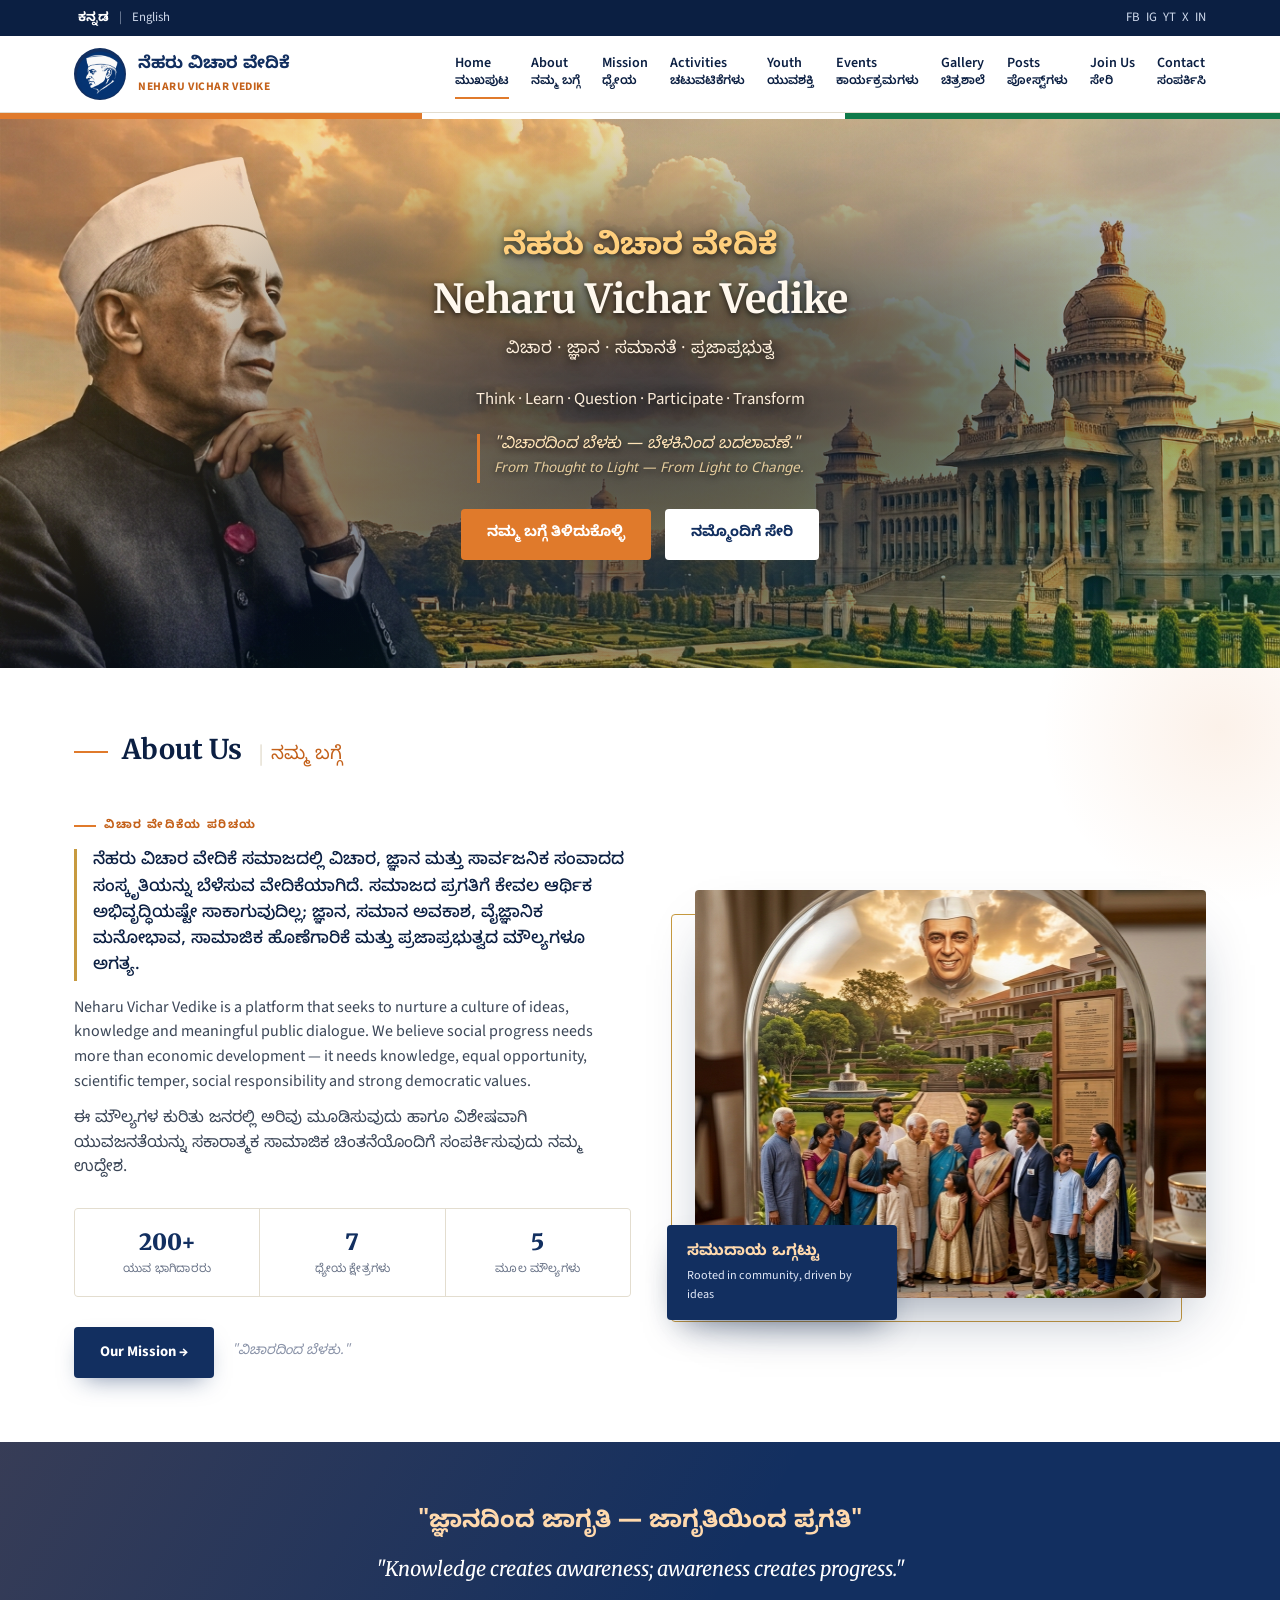
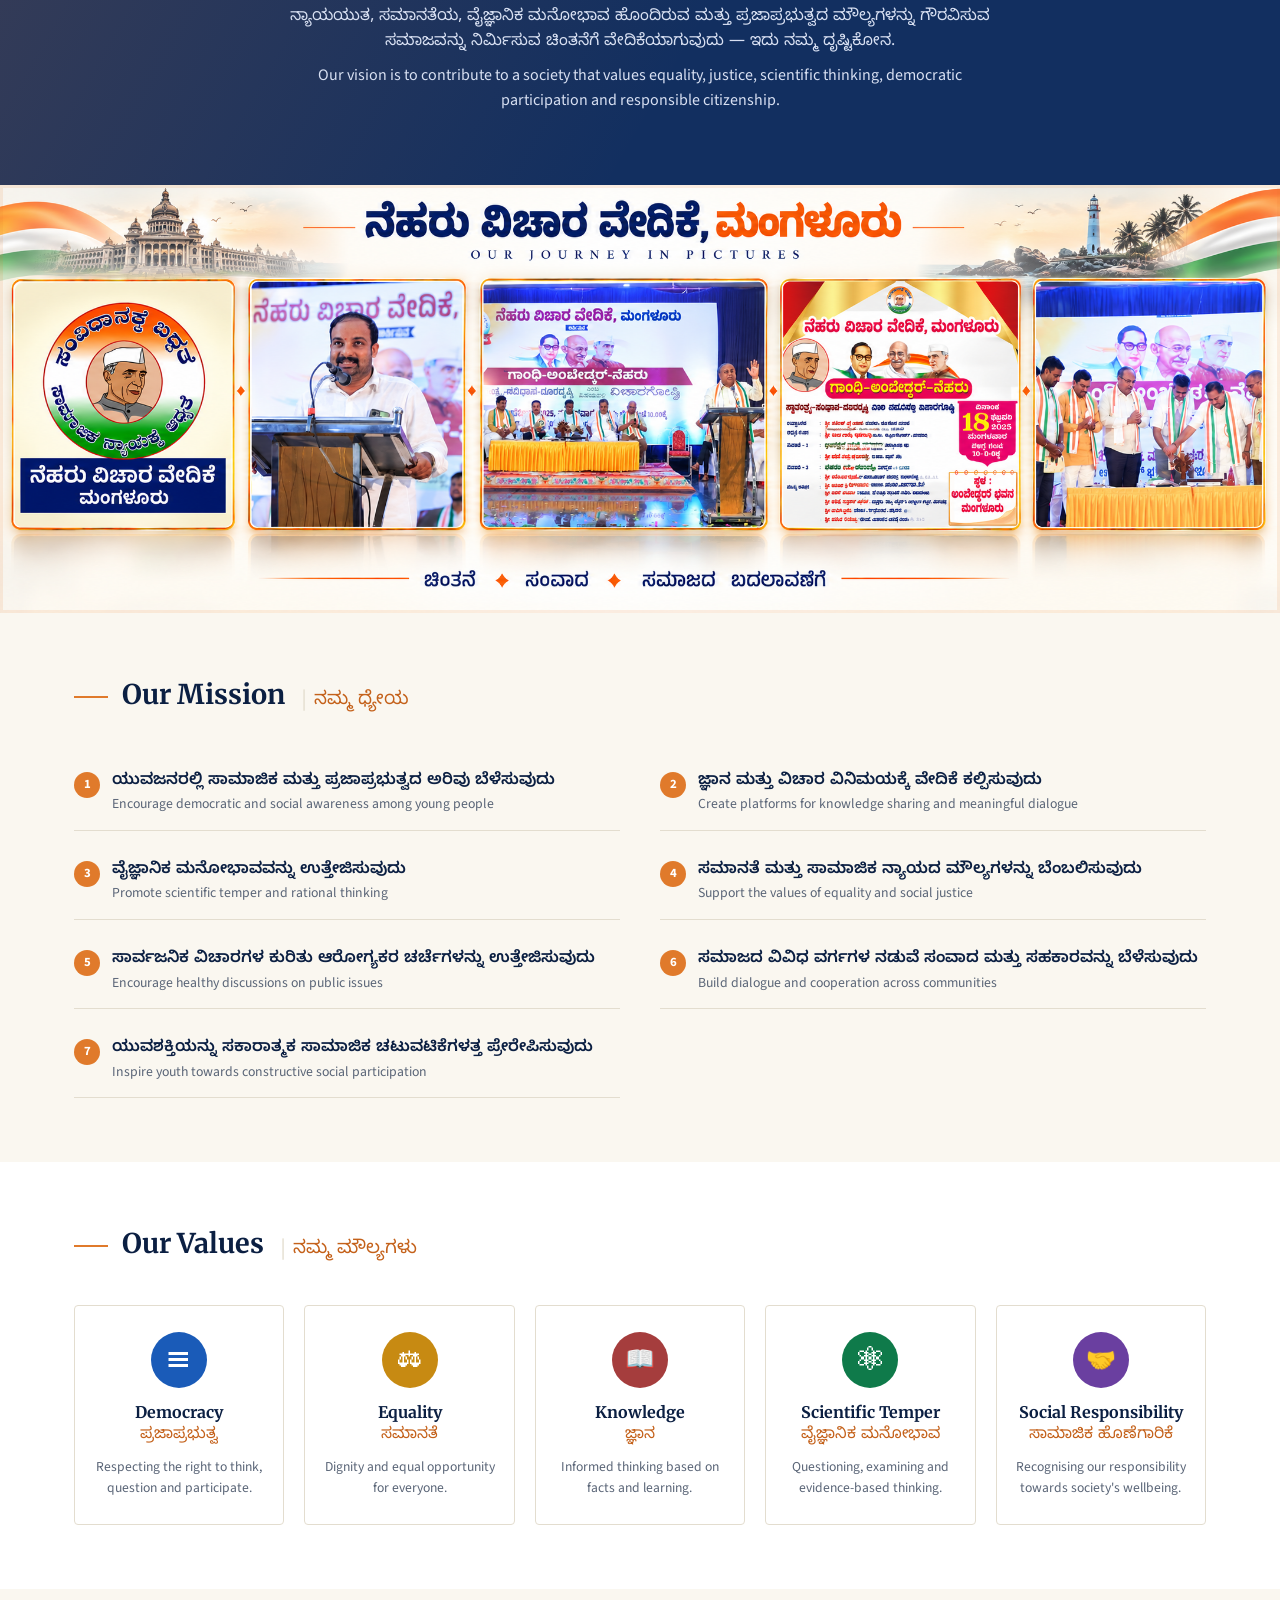
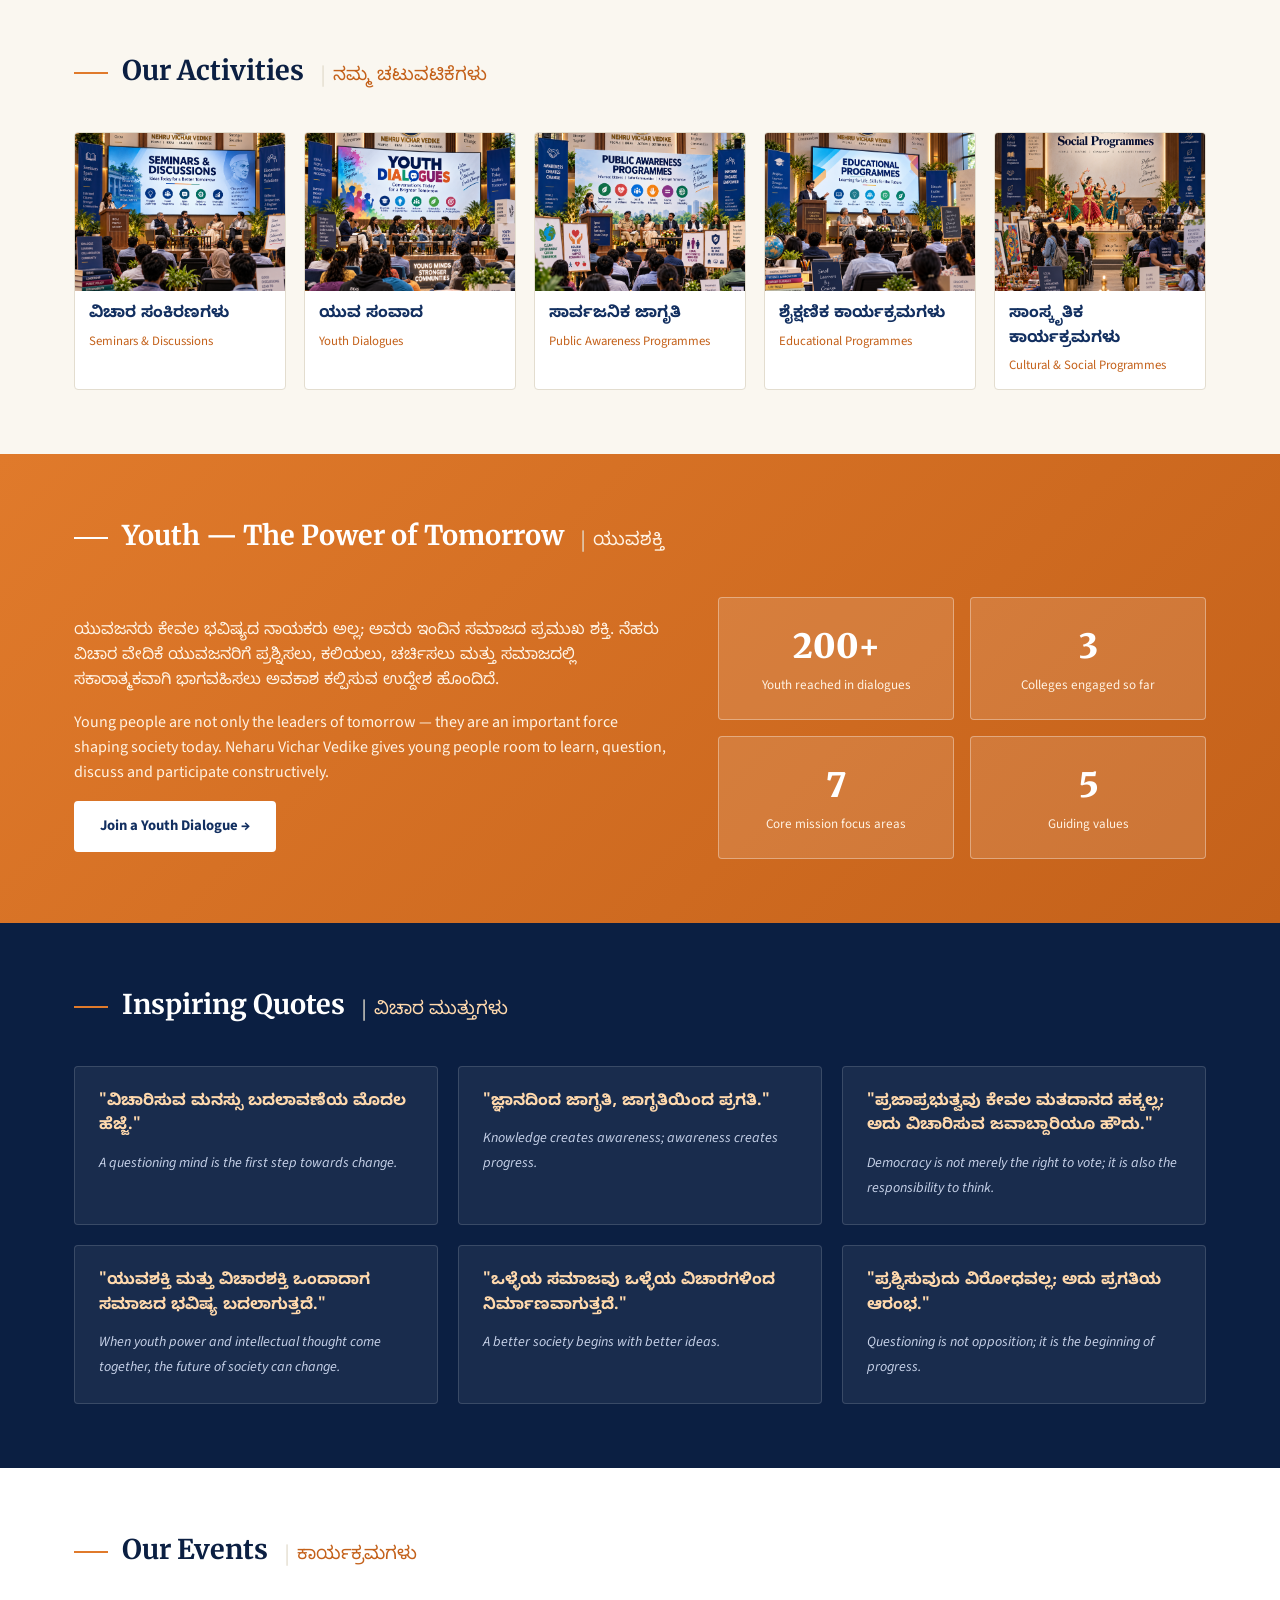
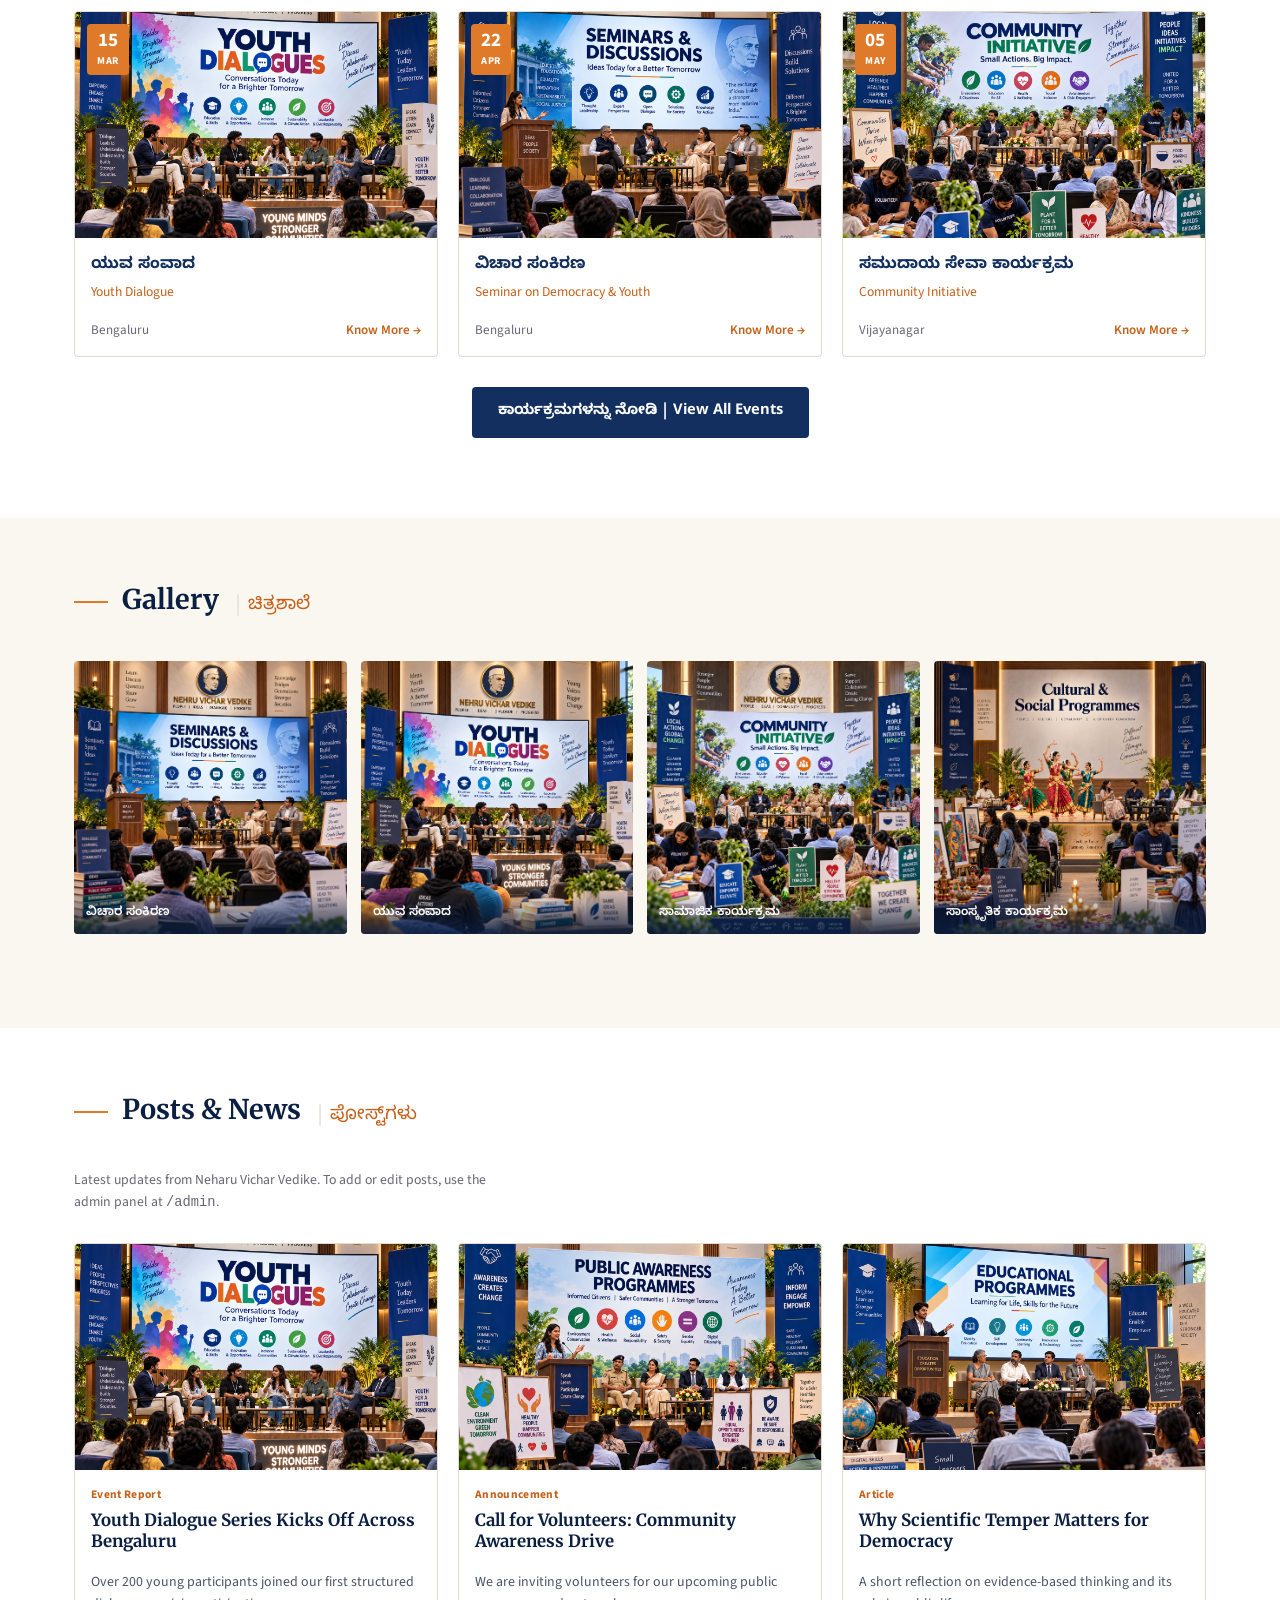
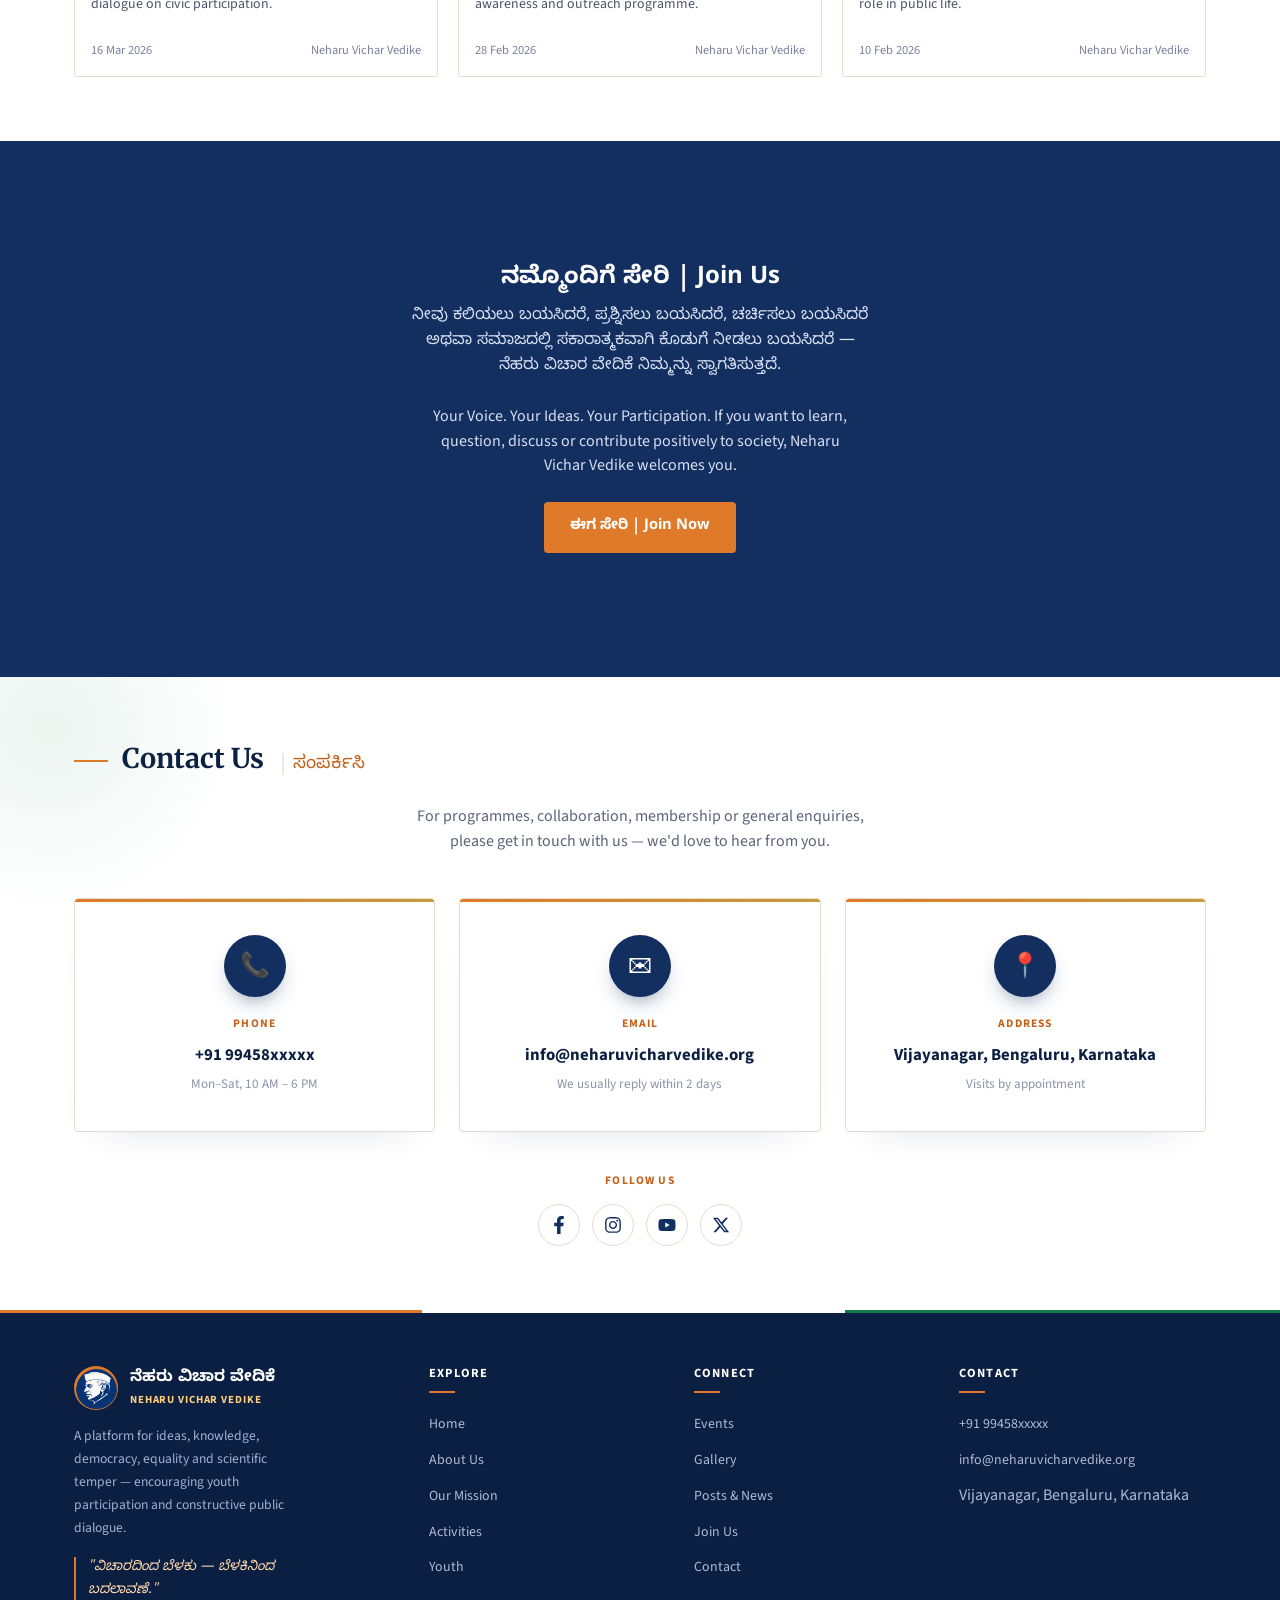
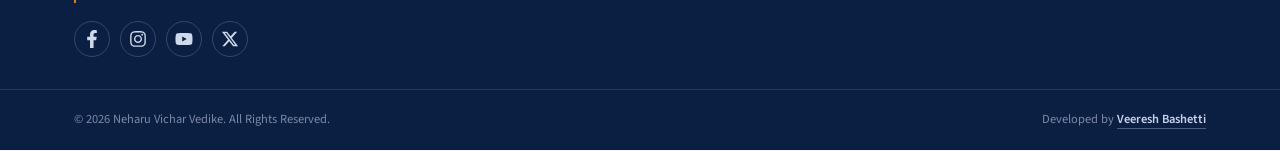
<file: index.html>
<!DOCTYPE html>
<html lang="kn">
  <head>
    <meta charset="UTF-8" />
    <meta name="viewport" content="width=device-width, initial-scale=1.0" />
    <title>Neharu Vichar Vedike | ನೆಹರು ವಿಚಾರ ವೇದಿಕೆ — Ideas, Democracy &amp; Youth Forum, Bengaluru</title>
    <meta
      name="description"
      content="Neharu Vichar Vedike (ನೆಹರು ವಿಚಾರ ವೇದಿಕೆ) is a Bengaluru-based platform for ideas, knowledge, democracy, equality and scientific temper — hosting seminars, youth dialogues and public awareness programmes across Karnataka."
    />
    <meta name="keywords" content="Neharu Vichar Vedike, ನೆಹರು ವಿಚಾರ ವೇದಿಕೆ, Nehru ideas forum, democracy forum Bengaluru, scientific temper Karnataka, youth dialogues Bengaluru, public awareness programmes, Kannada discussion forum" />
    <meta name="robots" content="index, follow, max-image-preview:large" />
    <meta name="author" content="Neharu Vichar Vedike" />
    <link rel="canonical" href="https://www.neharuvicharvedike.org/" />

    <!-- Open Graph / Facebook -->
    <meta property="og:type" content="website" />
    <meta property="og:site_name" content="Neharu Vichar Vedike" />
    <meta property="og:url" content="https://www.neharuvicharvedike.org/" />
    <meta property="og:title" content="Neharu Vichar Vedike | ನೆಹರು ವಿಚಾರ ವೇದಿಕೆ" />
    <meta
      property="og:description"
      content="A Bengaluru-based platform for ideas, knowledge, democracy, equality and scientific temper — encouraging youth participation and constructive public dialogue."
    />
    <meta property="og:image" content="https://www.neharuvicharvedike.org/uploads/about.png" />
    <meta property="og:image:alt" content="Neharu Vichar Vedike community gathering" />
    <meta property="og:locale" content="kn_IN" />
    <meta property="og:locale:alternate" content="en_IN" />

    <!-- Twitter -->
    <meta name="twitter:card" content="summary_large_image" />
    <meta name="twitter:title" content="Neharu Vichar Vedike | ನೆಹರು ವಿಚಾರ ವೇದಿಕೆ" />
    <meta
      name="twitter:description"
      content="A platform for ideas, knowledge, democracy, equality and scientific temper — encouraging youth participation and constructive public dialogue."
    />
    <meta name="twitter:image" content="https://www.neharuvicharvedike.org/uploads/about.png" />

    <link rel="icon" type="image/jpeg" href="uploads/nehru.jpg" />
    <link rel="apple-touch-icon" href="uploads/nehru.jpg" />

    <link rel="preconnect" href="https://fonts.googleapis.com" />
    <link rel="preconnect" href="https://fonts.gstatic.com" crossorigin />
    <link
      href="https://fonts.googleapis.com/css2?family=Noto+Sans+Kannada:wght@400;500;600;700;800&family=Merriweather:ital,wght@0,400;0,700;0,900;1,400&family=Source+Sans+3:wght@400;500;600;700&display=swap"
      rel="stylesheet"
    />
    <style>
      body {
        overflow-x: hidden;
      }

      :root {
        --navy: #122f60;
        --navy-dark: #0b1f42;
        --cream: #faf7f0;
        --saffron: #e07a2b;
        --saffron-dark: #c4611a;
        --green: #0f7a4a;
        --gold: #c79a3f;
        --ink: #1c2430;
        --line: #e3ddcf;
        --white: #ffffff;
        --radius: 4px;
      }
      * {
        box-sizing: border-box;
      }
      html {
        scroll-behavior: smooth;
        scroll-padding-top: 25px;
      }
      body {
        margin: 0;
        font-family: "Source Sans 3", "Noto Sans Kannada", sans-serif;
        color: var(--ink);
        background: var(--cream);
        line-height: 1.55;
      }
      h1,
      h2,
      h3,
      h4 {
        font-family: "Merriweather", "Noto Sans Kannada", serif;
        margin: 0 0 0.4em;
        line-height: 1.25;
        color: var(--navy-dark);
      }
      .kn {
        font-family: "Noto Sans Kannada", "Merriweather", serif;
      }
      a {
        color: inherit;
        text-decoration: none;
      }
      img {
        max-width: 100%;
        display: block;
      }
      .wrap {
        max-width: 1180px;
        margin: 0 auto;
        padding: 0 24px;
      }
      button {
        font-family: inherit;
        cursor: pointer;
      }
      :focus-visible {
        outline: 3px solid var(--saffron);
        outline-offset: 2px;
      }
      .skip-link {
        position: absolute;
        left: -9999px;
        top: 0;
        z-index: 1100;
        background: var(--navy);
        color: #fff;
        padding: 10px 18px;
        border-radius: 0 0 var(--radius) 0;
        font-weight: 700;
        font-size: 0.85rem;
      }
      .skip-link:focus {
        left: 0;
      }

      /* ---------- Topbar ---------- */
      .topbar {
        background: var(--navy-dark);
        color: #cfd9ec;
        font-size: 0.8rem;
      }
      .topbar .wrap {
        display: flex;
        justify-content: space-between;
        align-items: center;
        padding: 6px 24px;
        flex-wrap: wrap;
        gap: 6px;
      }
      .topbar .lang span {
        opacity: 0.6;
        margin: 0 6px;
      }
      .topbar .lang button {
        background: none;
        border: 0;
        color: inherit;
        font-size: 0.8rem;
        padding: 2px 4px;
      }
      .topbar .lang button.active {
        color: var(--white);
        font-weight: 700;
      }
      .topbar .social a {
        margin-left: 12px;
        opacity: 0.85;
        font-size: 0.9rem;
      }

      /* ---------- Header ---------- */
      header.site {
        background: var(--white);
        border-bottom: 1px solid var(--line);
        position: sticky;
        top: 0;
        z-index: 999;
        width: 100%;
        transition: box-shadow 0.2s ease;
      }
      header.site.is-scrolled {
        box-shadow: 0 8px 20px -14px rgba(11, 31, 66, 0.35);
      }
      .site-header-inner {
        display: flex;
        align-items: center;
        justify-content: space-between;
        padding: 12px 24px;
        max-width: 1180px;
        margin: 0 auto;
        gap: 20px;
      }
      .brand {
        display: flex;
        align-items: center;
        gap: 12px;
        min-width: 0;
      }
      .brand .mark {
        width: 52px;
        height: 52px;
        border-radius: 50%;
        background: var(--navy);
        color: var(--white);
        display: flex;
        align-items: center;
        justify-content: center;
        font-family: "Noto Sans Kannada", "Merriweather", serif;
        font-weight: 900;
        font-size: 1.3rem;
        flex-shrink: 0;
        overflow: hidden;
      }
      .brand .mark img {
        width: 100%;
        height: 100%;
        object-fit: cover;
        object-position: center;
      }
      .brand .mark img.flip {
        transform: scaleX(-1);
      }
      .brand .names {
        display: flex;
        flex-direction: column;
        justify-content: center;
        line-height: 1.5;
        min-width: 0;
      }
      .brand .names .kn-name {
        color: var(--navy);
        font-weight: 700;
        font-size: 1.05rem;
        font-family: "Noto Sans Kannada", sans-serif;
        white-space: nowrap;
        overflow-x: hidden;
        overflow-y: visible;
        text-overflow: ellipsis;
      }
      .brand .names .en-name {
        color: var(--saffron-dark);
        font-weight: 700;
        font-size: 0.72rem;
        letter-spacing: 0.05em;
        white-space: nowrap;
        overflow-x: hidden;
        overflow-y: visible;
        text-overflow: ellipsis;
      }
      nav.main {
        display: flex;
        gap: 22px;
        flex-wrap: wrap;
      }
      nav.main a {
        font-size: 0.88rem;
        font-weight: 600;
        color: var(--navy-dark);
        padding: 4px 0;
        border-bottom: 2px solid transparent;
      }
      nav.main a:hover,
      nav.main a.active {
        border-color: var(--saffron);
      }
      nav.main a .kn {
        display: block;
        font-size: 0.76rem;
      }
      .nav-toggle {
        display: none;
        background: none;
        border: 1px solid var(--line);
        border-radius: var(--radius);
        padding: 8px 10px;
        font-size: 1.1rem;
        flex-shrink: 0;
      }

      /* ---------- Hero ---------- */
      .hero {
        position: relative;
        color: var(--white);
        overflow: hidden;
        background-color: var(--navy);
        aspect-ratio: 21/9;
        min-height: 480px;
        display: flex;
        align-items: center;
        text-align: center;
      }
      .hero::before {
        content: "";
        position: absolute;
        inset: 0;
        z-index: 0;
        background-image: url("uploads/header_img.png");
        background-size: cover;
        background-position: center 22%;
        background-repeat: no-repeat;
        filter: saturate(1.4) brightness(1.12) contrast(1.05);
      }
      .hero::after {
        content: "";
        position: absolute;
        inset: 0;
        z-index: 1;
        background: radial-gradient(
            ellipse 62% 72% at 50% 54%,
            rgba(6, 14, 32, 0.62) 0%,
            rgba(6, 14, 32, 0.38) 42%,
            rgba(6, 14, 32, 0.08) 68%,
            transparent 82%
          ),
          linear-gradient(
            155deg,
            rgba(224, 122, 43, 0.4) 0%,
            rgba(199, 154, 63, 0.24) 30%,
            rgba(11, 31, 66, 0.32) 55%,
            rgba(15, 122, 74, 0.36) 100%
          );
      }
      .hero-inner {
        max-width: 800px;
        margin: 0 auto;
        padding: 56px 24px;
        position: relative;
        z-index: 2;
        width: 100%;
        display: flex;
        flex-direction: column;
        align-items: center;
      }
      .hero-inner > div {
        width: 100%;
      }
      .hero .kn-tag,
      .hero h1,
      .hero .sub,
      .hero .quote {
        position: relative;
        z-index: 2;
        overflow-wrap: break-word;
        word-break: break-word;
        max-width: 100%;
      }

      .hero-strip {
        height: 6px;
        width: 100%;
        background: linear-gradient(
          90deg,
          var(--saffron) 0 33%,
          var(--white) 33% 66%,
          var(--green) 66% 100%
        );
      }
      .hero h1 {
        color: #fff8ee;
        font-size: clamp(1.5rem, 5vw, 2.5rem);
        margin-bottom: 0.15em;
        text-shadow: 0 2px 6px rgba(0, 0, 0, 0.75),
          0 10px 30px rgba(0, 0, 0, 0.55);
      }
      .hero .kn-tag {
        font-family: "Noto Sans Kannada", serif;
        font-weight: 700;
        font-size: clamp(1.15rem, 4vw, 1.9rem);
        color: #ffcf7d;
        text-shadow: 0 2px 6px rgba(0, 0, 0, 0.7), 0 8px 24px rgba(0, 0, 0, 0.5);
      }
      .hero .sub {
        font-size: clamp(0.9rem, 2.6vw, 1.05rem);
        color: #fdeedb;
        margin: 14px auto 22px;
        max-width: min(52ch, 90%);
        text-shadow: 0 2px 8px rgba(0, 0, 0, 0.7), 0 6px 18px rgba(0, 0, 0, 0.5);
      }
      .hero .quote {
        font-style: italic;
        color: #ffe4b8;
        border-left: 3px solid var(--saffron);
        padding-left: 14px;
        margin: 0 auto 26px;
        text-align: left;
        display: inline-block;
        max-width: 90%;
        font-size: clamp(0.85rem, 2.4vw, 1rem);
        text-shadow: 0 2px 6px rgba(0, 0, 0, 0.7);
      }
      .hero .cta-row {
        display: flex;
        gap: 14px;
        flex-wrap: wrap;
        justify-content: center;
      }
      .btn {
        display: inline-block;
        padding: 12px 24px;
        border-radius: var(--radius);
        font-weight: 700;
        font-size: 0.92rem;
        border: 2px solid transparent;
        transition: transform 0.15s ease;
      }
      .btn:hover {
        transform: translateY(-2px);
      }
      .btn-primary {
        background: var(--saffron);
        color: var(--white);
      }
      .btn-primary:hover {
        background: var(--saffron-dark);
      }
      .btn-outline {
        background: var(--white);
        border-color: var(--white);
        color: var(--navy);
      }
      .btn-outline:hover {
        background: transparent;
        color: var(--white);
      }

      /* ---------- Section shell ---------- */
      section {
        padding: 64px 0;
        scroll-margin-top: 25px;
      }
      .section-head {
        display: flex;
        align-items: baseline;
        gap: 14px;
        margin-bottom: 34px;
        flex-wrap: wrap;
      }
      .section-head .num {
        width: 34px;
        height: 2px;
        background: var(--saffron);
        display: inline-block;
        transform: translateY(-6px);
      }
      .section-head h2 {
        font-size: 1.7rem;
      }
      .section-head .kn {
        color: var(--saffron-dark);
        font-size: 1.15rem;
      }
      .section-head .kn::before {
        content: "| ";
        color: var(--line);
      }
      .section-alt {
        background: var(--white);
      }

      /* ---------- About (premium) ---------- */
      #about {
        position: relative;
        overflow: hidden;
      }
      #about::before {
        content: "";
        position: absolute;
        top: -120px;
        right: -120px;
        width: 360px;
        height: 360px;
        background: radial-gradient(
          circle,
          rgba(224, 122, 43, 0.1),
          transparent 70%
        );
        pointer-events: none;
      }
      .about-eyebrow {
        display: inline-flex;
        align-items: center;
        gap: 8px;
        font-size: 0.72rem;
        font-weight: 700;
        letter-spacing: 0.14em;
        text-transform: uppercase;
        color: var(--saffron-dark);
        margin-bottom: 14px;
      }
      .about-eyebrow::before {
        content: "";
        width: 22px;
        height: 2px;
        background: var(--saffron);
        display: inline-block;
      }
      .about-grid {
        display: grid;
        grid-template-columns: 1.05fr 0.95fr;
        gap: 56px;
        align-items: center;
        position: relative;
      }
      .about-grid p {
        margin: 0 0 14px;
        color: #3b4657;
      }
      .about-grid .about-text {
        padding-right: 8px;
      }
      .about-grid .about-text p:first-of-type {
        font-size: 1.06rem;
        color: var(--navy-dark);
        font-weight: 500;
        padding-left: 16px;
        border-left: 3px solid var(--gold);
      }
      .about-facts {
        display: grid;
        grid-template-columns: repeat(3, 1fr);
        gap: 1px;
        background: var(--line);
        border: 1px solid var(--line);
        border-radius: var(--radius);
        margin: 26px 0 30px;
        overflow: hidden;
      }
      .about-facts .fact {
        background: var(--white);
        padding: 16px 14px;
        text-align: center;
      }
      .about-facts .fact .n {
        display: block;
        font-family: "Merriweather", serif;
        font-weight: 900;
        font-size: 1.4rem;
        color: var(--navy);
      }
      .about-facts .fact .l {
        display: block;
        font-size: 0.72rem;
        color: #6a7488;
        margin-top: 2px;
        letter-spacing: 0.02em;
      }
      .about-cta {
        display: flex;
        align-items: center;
        gap: 18px;
        flex-wrap: wrap;
      }
      .about-cta .btn-primary {
        background: var(--navy);
        box-shadow: 0 10px 24px -10px rgba(18, 47, 96, 0.55);
      }
      .about-cta .btn-primary:hover {
        background: var(--navy-dark);
      }
      .about-cta .signature {
        font-style: italic;
        color: #8a93a8;
        font-size: 0.85rem;
      }

      .about-img-wrap {
        position: relative;
      }
      .about-img-wrap::before {
        content: "";
        position: absolute;
        top: 24px;
        left: -24px;
        right: 24px;
        bottom: -24px;
        border: 1.5px solid var(--gold);
        border-radius: var(--radius);
        z-index: 0;
      }
      .about-img-wrap .frame {
        position: relative;
        z-index: 1;
        border-radius: var(--radius);
        overflow: hidden;
        box-shadow: 0 30px 60px -24px rgba(11, 31, 66, 0.45);
        aspect-ratio: 5/4;
      }
      .about-img-wrap .frame img {
        width: 100%;
        height: 100%;
        object-fit: cover;
        display: block;
      }
      .about-img-wrap .badge {
        position: absolute;
        z-index: 2;
        left: -28px;
        bottom: -22px;
        background: var(--navy);
        color: #fff;
        border-radius: var(--radius);
        padding: 16px 20px;
        box-shadow: 0 16px 34px -14px rgba(11, 31, 66, 0.6);
        max-width: 230px;
      }
      .about-img-wrap .badge .kn {
        display: block;
        font-weight: 700;
        font-size: 0.98rem;
        color: #ffd9ad;
        margin-bottom: 2px;
      }
      .about-img-wrap .badge .en {
        display: block;
        font-size: 0.76rem;
        color: #dfe6f6;
      }

      /* ---------- Vision banner ---------- */
      .vision {
        background: var(--navy);
        color: #fff;
        position: relative;
        overflow: hidden;
      }
      .vision::before {
        content: "";
        position: absolute;
        inset: 0;
        background: linear-gradient(
          120deg,
          rgba(224, 122, 43, 0.18),
          transparent 55%
        );
      }
      .vision .wrap {
        position: relative;
        text-align: center;
        max-width: 760px;
      }
      .vision .lead-kn {
        font-family: "Noto Sans Kannada", serif;
        font-weight: 700;
        font-size: 1.5rem;
        color: #ffd9ad;
        margin-bottom: 10px;
      }
      .vision .lead-en {
        font-family: "Merriweather", serif;
        font-style: italic;
        font-size: 1.25rem;
        color: #fff;
        margin-bottom: 22px;
      }
      .vision p {
        color: #d8e0f2;
        margin: 0 0 8px;
      }

      /* ---------- Middle Image ---------- */
      .middle-image-section {
        padding: 0;
        background: var(--cream);
        width: 100%;
      }

      .middle-image-section .wrap {
        max-width: none;
        width: 100%;
        padding-left: 0;
        padding-right: 0;
      }

      .middle-image-frame {
        position: relative;
        overflow: hidden;
        width: 100%;
        border: 0;
        border-radius: 0;
        background: var(--white);
        box-shadow: none;
      }

      .middle-image-frame::before {
        content: "";
        position: absolute;
        inset: 0;
        pointer-events: none;
        border: 3px solid rgba(224, 122, 43, 0.12);
        border-radius: inherit;
        z-index: 1;
      }

      .middle-image-frame img {
        display: block;
        width: 100%;
        height: auto;
        max-height: none;
        object-fit: cover;
      }

      @media (max-width: 600px) {
        .middle-image-section {
          padding: 24px 0;
        }

        .middle-image-frame {
          border-radius: 0;
        }

        .middle-image-frame img {
          max-height: none;
        }
      }

      /* ---------- Mission ---------- */
      .mission-list {
        display: grid;
        grid-template-columns: 1fr 1fr;
        gap: 14px 40px;
        list-style: none;
        margin: 0;
        padding: 0;
      }
      .mission-list li {
        display: flex;
        gap: 12px;
        padding: 14px 0;
        border-bottom: 1px solid var(--line);
      }
      .mission-list li .bullet {
        flex-shrink: 0;
        width: 26px;
        height: 26px;
        border-radius: 50%;
        background: var(--saffron);
        color: #fff;
        display: flex;
        align-items: center;
        justify-content: center;
        font-size: 0.8rem;
        font-weight: 700;
        margin-top: 2px;
      }
      .mission-list li .txt .kn {
        display: block;
        font-weight: 600;
        color: var(--navy-dark);
      }
      .mission-list li .txt .en {
        display: block;
        font-size: 0.86rem;
        color: #5a6577;
      }

      /* ---------- Values ---------- */
      .values-grid {
        display: grid;
        grid-template-columns: repeat(5, 1fr);
        gap: 20px;
      }
      .value-card {
        background: var(--white);
        border: 1px solid var(--line);
        border-radius: var(--radius);
        padding: 26px 18px;
        text-align: center;
      }
      .value-card .icon {
        width: 56px;
        height: 56px;
        border-radius: 50%;
        margin: 0 auto 14px;
        display: flex;
        align-items: center;
        justify-content: center;
        font-size: 1.5rem;
        color: var(--white);
      }
      .value-card h3 {
        font-size: 1rem;
        margin-bottom: 2px;
      }
      .value-card .kn {
        display: block;
        font-size: 0.98rem;
        color: var(--saffron-dark);
        margin-bottom: 8px;
      }
      .value-card p {
        font-size: 0.85rem;
        color: #5a6577;
        margin: 0;
      }

      /* ---------- Activities ---------- */
      .activities-grid {
        display: grid;
        grid-template-columns: repeat(5, 1fr);
        gap: 18px;
      }
      .activity-card {
        background: var(--white);
        border: 1px solid var(--line);
        border-radius: var(--radius);
        overflow: hidden;
      }
      .activity-card img {
        aspect-ratio: 4/3;
        object-fit: cover;
        width: 100%;
      }
      .activity-card .cap {
        padding: 12px 14px;
      }
      .activity-card .cap .kn {
        display: block;
        font-weight: 700;
        color: var(--navy);
      }
      .activity-card .cap .en {
        font-size: 0.8rem;
        color: var(--saffron-dark);
      }

      /* ---------- Youth ---------- */
      .youth {
        background: linear-gradient(
          135deg,
          var(--saffron) 0%,
          var(--saffron-dark) 100%
        );
        color: #fff;
      }
      .youth-grid {
        display: grid;
        grid-template-columns: 1.1fr 0.9fr;
        gap: 48px;
        align-items: center;
      }
      .youth h2,
      .youth .section-head h2 {
        color: #fff;
      }
      .youth .section-head .kn {
        color: #fff2e2;
      }
      .youth .section-head .num {
        background: #fff;
      }
      .youth p {
        color: #fff2e2;
      }
      .youth .stat-card {
        background: rgba(255, 255, 255, 0.12);
        border: 1px solid rgba(255, 255, 255, 0.35);
        border-radius: var(--radius);
        padding: 22px;
        text-align: center;
      }
      .youth .stat-card .n {
        font-family: "Merriweather", serif;
        font-size: 2.1rem;
        font-weight: 900;
        display: block;
      }
      .youth .stat-card .l {
        font-size: 0.82rem;
        color: #fff2e2;
      }
      .youth .stats {
        display: grid;
        grid-template-columns: 1fr 1fr;
        gap: 16px;
      }

      /* ---------- Quotes ---------- */
      .quotes {
        background: var(--navy-dark);
        color: var(--white);
      }
      .quotes-grid {
        display: grid;
        grid-template-columns: repeat(3, 1fr);
        gap: 20px;
      }
      .quotes-grid .quote-card:nth-child(4) {
        grid-column: 1 / span 1;
      }
      .quote-card {
        background: rgba(255, 255, 255, 0.06);
        border: 1px solid rgba(255, 255, 255, 0.14);
        border-radius: var(--radius);
        padding: 24px;
      }
      .quote-card .kn {
        color: #ffd9ad;
        font-weight: 700;
        display: block;
        margin-bottom: 10px;
      }
      .quote-card .en {
        font-size: 0.88rem;
        font-style: italic;
        color: #c8d3ea;
      }

      /* ---------- Events ---------- */
      .events-grid {
        display: grid;
        grid-template-columns: repeat(3, 1fr);
        gap: 20px;
      }
      .event-card {
        background: var(--white);
        border: 1px solid var(--line);
        border-radius: var(--radius);
        overflow: hidden;
        display: flex;
        flex-direction: column;
        transition: box-shadow 0.15s ease, transform 0.15s ease;
      }
      .event-card:hover {
        box-shadow: 0 16px 30px -18px rgba(11, 31, 66, 0.35);
        transform: translateY(-2px);
      }
      .event-card .img-wrap {
        position: relative;
      }
      .event-card img {
        aspect-ratio: 16/10;
        object-fit: cover;
        width: 100%;
      }
      .event-date {
        position: absolute;
        top: 12px;
        left: 12px;
        background: var(--saffron);
        color: var(--white);
        border-radius: var(--radius);
        padding: 6px 10px;
        text-align: center;
        font-weight: 700;
        line-height: 1.1;
      }
      .event-date .d {
        font-size: 1.2rem;
        display: block;
      }
      .event-date .m {
        font-size: 0.65rem;
        letter-spacing: 0.05em;
      }
      .event-card .body {
        padding: 16px;
        display: flex;
        flex-direction: column;
        flex: 1;
      }
      .event-card .kn {
        display: block;
        font-weight: 700;
        color: var(--navy);
        margin-bottom: 2px;
      }
      .event-card .en {
        font-size: 0.85rem;
        color: var(--saffron-dark);
        margin-bottom: 10px;
        display: block;
      }
      .event-card .meta {
        display: flex;
        justify-content: space-between;
        align-items: center;
        font-size: 0.82rem;
        color: #667;
        margin-top: auto;
        padding-top: 8px;
      }
      .event-card .meta a {
        color: var(--saffron-dark);
        font-weight: 600;
      }
      .event-card .meta a:hover {
        text-decoration: underline;
      }
      .event-card .meta .know-more-disabled {
        color: #9aa3b5;
        font-weight: 600;
        cursor: default;
      }

      /* ---------- Gallery ---------- */
      .gallery-grid {
        display: grid;
        grid-template-columns: repeat(4, 1fr);
        gap: 14px;
      }
      .gallery-grid figure {
        margin: 0;
        position: relative;
        border-radius: var(--radius);
        overflow: hidden;
        background: #122f60;
      }
      .gallery-grid img {
        aspect-ratio: 1/1;
        object-fit: cover;
        width: 100%;
        transition: transform 0.3s ease;
      }
      .gallery-grid figure:hover img {
        transform: scale(1.05);
      }
      .gallery-grid figcaption {
        position: absolute;
        left: 0;
        right: 0;
        bottom: 0;
        padding: 10px 12px;
        background: linear-gradient(0deg, rgba(11, 31, 66, 0.85), transparent);
        color: #fff;
        font-size: 0.78rem;
        font-weight: 600;
      }

      /* ---------- Posts / News (static) ---------- */
      .posts-toolbar {
        margin-bottom: 30px;
      }
      .posts-toolbar .hint {
        font-size: 0.86rem;
        color: #667;
        max-width: 60ch;
      }
      .posts-grid {
        display: grid;
        grid-template-columns: repeat(3, 1fr);
        gap: 20px;
      }
      .post-card {
        background: var(--white);
        border: 1px solid var(--line);
        border-radius: var(--radius);
        overflow: hidden;
        display: flex;
        flex-direction: column;
        transition: box-shadow 0.15s ease, transform 0.15s ease;
      }
      .post-card:hover {
        box-shadow: 0 16px 30px -18px rgba(11, 31, 66, 0.35);
        transform: translateY(-2px);
      }
      .post-card img {
        aspect-ratio: 16/10;
        object-fit: cover;
        width: 100%;
        background: #dfe6f2;
      }
      .post-card .body {
        padding: 16px;
        display: flex;
        flex-direction: column;
        gap: 6px;
        flex: 1;
      }
      .post-card .cat {
        font-size: 0.72rem;
        font-weight: 700;
        color: var(--saffron-dark);
        letter-spacing: 0.03em;
      }
      .post-card h3 {
        font-size: 1.05rem;
        margin: 0;
      }
      .post-card .excerpt {
        font-size: 0.87rem;
        color: #4a5468;
        flex: 1;
      }
      .post-card .foot {
        display: flex;
        justify-content: space-between;
        align-items: center;
        font-size: 0.78rem;
        color: #78829a;
        margin-top: 6px;
      }

      /* ---------- Join / Contact ---------- */
      .join {
        position: relative;
        background: var(--navy);
        color: var(--white);
      }
      .join-inner {
        padding: 60px 0;
        text-align: center;
      }
      .join p {
        max-width: 52ch;
        margin: 10px auto 24px;
        color: #d8e0f2;
      }
      /* ---------- Contact (premium) ---------- */
      #contact {
        position: relative;
        overflow: hidden;
      }
      #contact::before {
        content: "";
        position: absolute;
        top: -140px;
        left: -140px;
        width: 380px;
        height: 380px;
        background: radial-gradient(
          circle,
          rgba(15, 122, 74, 0.08),
          transparent 70%
        );
        pointer-events: none;
      }
      .contact-intro {
        max-width: 60ch;
        color: #5a6577;
        margin: -16px auto 44px;
        text-align: center;
        position: relative;
      }
      .contact-premium-grid {
        display: grid;
        grid-template-columns: repeat(3, 1fr);
        gap: 24px;
        position: relative;
      }
      .contact-card {
        background: var(--white);
        border: 1px solid var(--line);
        border-radius: var(--radius);
        padding: 36px 26px;
        text-align: center;
        position: relative;
        overflow: hidden;
        box-shadow: 0 20px 40px -30px rgba(11, 31, 66, 0.2);
        transition: transform 0.2s ease, box-shadow 0.2s ease;
      }
      .contact-card::before {
        content: "";
        position: absolute;
        top: 0;
        left: 0;
        right: 0;
        height: 3px;
        background: linear-gradient(90deg, var(--saffron), var(--gold));
      }
      .contact-card:hover {
        transform: translateY(-6px);
        box-shadow: 0 26px 48px -26px rgba(11, 31, 66, 0.32);
      }
      .contact-card .icon {
        width: 62px;
        height: 62px;
        border-radius: 50%;
        background: var(--navy);
        color: #fff;
        display: flex;
        align-items: center;
        justify-content: center;
        font-size: 1.5rem;
        margin: 0 auto 18px;
        box-shadow: 0 10px 20px -8px rgba(18, 47, 96, 0.5);
      }
      .contact-card .label {
        display: block;
        font-size: 0.72rem;
        font-weight: 700;
        letter-spacing: 0.1em;
        text-transform: uppercase;
        color: var(--saffron-dark);
        margin-bottom: 10px;
      }
      .contact-card .value {
        display: block;
        font-size: 1.05rem;
        font-weight: 700;
        color: var(--navy-dark);
        word-break: break-word;
      }
      .contact-card a.value:hover {
        color: var(--saffron-dark);
      }
      .contact-card .sub {
        display: block;
        font-size: 0.82rem;
        color: #8a93a8;
        margin-top: 6px;
      }
      .contact-follow {
        margin-top: 40px;
        text-align: center;
      }
      .contact-follow .label {
        display: block;
        font-size: 0.72rem;
        font-weight: 700;
        letter-spacing: 0.1em;
        text-transform: uppercase;
        color: var(--saffron-dark);
        margin-bottom: 14px;
      }
      .contact-follow .socials a svg,
      .footer-social a svg {
        width: 18px;
        height: 18px;
        fill: currentColor;
      }
      .contact-follow .socials a:hover svg,
      .footer-social a:hover svg {
        fill: #fff;
      }
      .contact-follow .socials {
        display: flex;
        gap: 12px;
        justify-content: center;
      }
      .contact-follow .socials a {
        width: 42px;
        height: 42px;
        border-radius: 50%;
        border: 1px solid var(--line);
        background: var(--white);
        display: flex;
        align-items: center;
        justify-content: center;
        font-size: 0.82rem;
        font-weight: 700;
        color: var(--navy);
        transition: background 0.15s ease, color 0.15s ease,
          transform 0.15s ease, border-color 0.15s ease;
      }
      .contact-follow .socials a:hover {
        background: var(--saffron);
        border-color: var(--saffron);
        color: #fff;
        transform: translateY(-2px);
      }

      @media (max-width: 900px) {
        .contact-premium-grid {
          grid-template-columns: 1fr;
        }
      }

      /* ---------- Footer ---------- */
      footer.site {
        background: var(--navy-dark);
        color: #aebbd8;
        padding: 0;
        position: relative;
      }
      footer.site::before {
        content: "";
        position: absolute;
        top: 0;
        left: 0;
        right: 0;
        height: 3px;
        background: linear-gradient(
          90deg,
          var(--saffron) 0 33%,
          var(--white) 33% 66%,
          var(--green) 66% 100%
        );
      }
      .footer-main {
        padding: 56px 0 32px;
      }
      .footer-grid {
        display: grid;
        grid-template-columns: 1.4fr 1fr 1fr 1.1fr;
        gap: 40px;
      }
      .footer-brand {
        display: flex;
        flex-direction: column;
        gap: 14px;
      }
      .footer-brand .mark-row {
        display: flex;
        align-items: center;
        gap: 12px;
      }
      .footer-brand .mark {
        width: 44px;
        height: 44px;
        border-radius: 50%;
        background: var(--saffron);
        color: #fff;
        display: flex;
        align-items: center;
        justify-content: center;
        font-family: "Merriweather", serif;
        font-weight: 900;
        font-size: 1.1rem;
        flex-shrink: 0;
        overflow: hidden;
      }
      .footer-brand .mark img {
        width: 100%;
        height: 100%;
        object-fit: cover;
        object-position: center;
      }
      .footer-brand .mark img.flip {
        transform: scaleX(-1);
      }
      .footer-brand .kn-name {
        color: #fff;
        font-weight: 700;
        font-size: 1rem;
        font-family: "Noto Sans Kannada", serif;
      }
      .footer-brand .en-name {
        color: #ffcf7d;
        font-size: 0.68rem;
        letter-spacing: 0.08em;
        font-weight: 700;
      }
      .footer-brand p {
        font-size: 0.85rem;
        color: #9fb0d4;
        line-height: 1.7;
        max-width: 34ch;
        margin: 0;
      }
      .footer-brand .quote {
        font-style: italic;
        color: #ffd9ad;
        font-size: 0.85rem;
        border-left: 2px solid var(--saffron);
        padding-left: 12px;
        margin: 4px 0 0;
      }

      .footer-col h4 {
        color: #fff;
        font-family: "Source Sans 3", sans-serif;
        font-size: 0.78rem;
        font-weight: 700;
        letter-spacing: 0.1em;
        text-transform: uppercase;
        margin: 0 0 18px;
        position: relative;
      }
      .footer-col h4::after {
        content: "";
        display: block;
        width: 26px;
        height: 2px;
        background: var(--saffron);
        margin-top: 10px;
      }
      .footer-col ul {
        list-style: none;
        margin: 0;
        padding: 0;
        display: flex;
        flex-direction: column;
        gap: 11px;
      }
      .footer-col a {
        font-size: 0.87rem;
        color: #aebbd8;
        transition: color 0.15s ease, padding-left 0.15s ease;
      }
      .footer-col a:hover {
        color: #ffcf7d;
        padding-left: 3px;
      }

      .footer-social {
        display: flex;
        gap: 10px;
        margin-top: 4px;
      }
      .footer-social a {
        width: 36px;
        height: 36px;
        border-radius: 50%;
        border: 1px solid rgba(255, 255, 255, 0.18);
        display: flex;
        align-items: center;
        justify-content: center;
        font-size: 0.78rem;
        color: #cfd9ec;
        transition: background 0.15s ease, border-color 0.15s ease,
          transform 0.15s ease;
      }
      .footer-social a:hover {
        background: var(--saffron);
        border-color: var(--saffron);
        color: #fff;
        transform: translateY(-2px);
      }

      .footer-bottom {
        border-top: 1px solid rgba(255, 255, 255, 0.1);
        padding: 20px 0;
      }
      .footer-bottom .wrap {
        display: flex;
        justify-content: space-between;
        align-items: center;
        flex-wrap: wrap;
        gap: 10px;
      }
      .footer-bottom .copy {
        font-size: 0.78rem;
        color: #7c88a6;
      }
      .footer-bottom .credit {
        font-size: 0.78rem;
        color: #7c88a6;
      }
      .footer-bottom .credit a {
        color: #c9d4ec;
        font-weight: 600;
        text-decoration: none;
        border-bottom: 1px solid rgba(201, 212, 236, 0.35);
        transition: color 0.15s ease, border-color 0.15s ease;
      }
      .footer-bottom .credit a:hover {
        color: #ffcf7d;
        border-color: #ffcf7d;
      }

      @media (max-width: 900px) {
        .footer-grid {
          grid-template-columns: 1fr 1fr;
          row-gap: 36px;
        }
        .footer-bottom .wrap {
          flex-direction: column;
          text-align: center;
        }
      }
      @media (max-width: 600px) {
        .footer-grid {
          grid-template-columns: 1fr;
        }
      }

      /* ============================================================
         RESPONSIVE — progressive breakpoints for tablets and phones
         ============================================================ */

      /* Large tablets / small laptops */
      @media (max-width: 1080px) {
        .wrap {
          padding: 0 20px;
        }
        .values-grid {
          grid-template-columns: repeat(3, 1fr);
        }
        .activities-grid {
          grid-template-columns: repeat(3, 1fr);
        }
      }

      @media (max-width: 960px) {
        nav.main {
          position: absolute;
          top: 100%;
          left: 0;
          right: 0;
          background: var(--white);
          flex-direction: column;
          gap: 0;
          padding: 8px 0;
          border-bottom: 1px solid var(--line);
          display: none;
          max-height: calc(100vh - 70px);
          overflow-y: auto;
          box-shadow: 0 12px 24px -12px rgba(11, 31, 66, 0.25);
        }
        nav.main.open {
          display: flex;
        }
        nav.main a {
          padding: 10px 24px;
          border-bottom: 1px solid var(--line);
        }
        .nav-toggle {
          display: block;
        }
        section {
          padding: 48px 0;
        }
        .hero {
          aspect-ratio: 4/5;
          min-height: 560px;
          background-position: 30% 15%;
        }
        .about-grid {
          grid-template-columns: 1fr;
          gap: 64px 0;
        }
        .about-grid .about-text {
          padding-right: 0;
        }
        .about-img-wrap {
          margin-top: 12px;
        }
        .about-img-wrap::before {
          left: 12px;
          right: -12px;
          top: 16px;
          bottom: -16px;
        }
        .about-img-wrap .badge {
          left: 16px;
          bottom: -18px;
          max-width: calc(100% - 32px);
        }
        .mission-list {
          grid-template-columns: 1fr;
        }
        .values-grid {
          grid-template-columns: repeat(2, 1fr);
        }
        .activities-grid {
          grid-template-columns: repeat(2, 1fr);
        }
        .youth-grid {
          grid-template-columns: 1fr;
          gap: 32px;
        }
        .quotes-grid {
          grid-template-columns: 1fr 1fr;
        }
        .quotes-grid .quote-card:nth-child(4) {
          grid-column: auto;
        }
        .events-grid {
          grid-template-columns: repeat(2, 1fr);
        }
        .gallery-grid {
          grid-template-columns: repeat(3, 1fr);
        }
        .posts-grid {
          grid-template-columns: repeat(2, 1fr);
        }
      }

      /* Small tablets / large phones (landscape) */
      @media (max-width: 720px) {
        .site-header-inner {
          padding: 10px 16px;
          gap: 12px;
        }
        .brand .mark {
          width: 42px;
          height: 42px;
          font-size: 1.05rem;
        }
        .brand .names .kn-name {
          font-size: 0.92rem;
        }
        .brand .names .en-name {
          font-size: 0.62rem;
        }
        .hero-inner {
          padding: 40px 20px;
        }
        .section-head {
          margin-bottom: 24px;
        }
        .section-head h2 {
          font-size: 1.4rem;
        }
        .about-facts {
          grid-template-columns: 1fr 1fr;
        }
        .about-facts .fact:last-child {
          grid-column: 1 / -1;
        }
        .values-grid {
          grid-template-columns: 1fr 1fr;
        }
        .activities-grid {
          grid-template-columns: 1fr 1fr;
        }
        .youth .stats {
          grid-template-columns: 1fr 1fr;
        }
        .quotes-grid {
          grid-template-columns: 1fr;
        }
        .events-grid {
          grid-template-columns: 1fr;
        }
        .gallery-grid {
          grid-template-columns: repeat(2, 1fr);
        }
        .posts-grid {
          grid-template-columns: 1fr;
        }
        .contact-premium-grid {
          grid-template-columns: 1fr;
        }
      }

      /* Phones */
      @media (max-width: 560px) {
        .topbar .wrap {
          justify-content: center;
          text-align: center;
        }
        .topbar .social {
          display: none;
        }
        .hero {
          aspect-ratio: auto;
          min-height: 0;
          padding: 0;
        }
        .hero-inner {
          padding: 56px 18px;
        }
        .hero .cta-row {
          flex-direction: column;
          width: 100%;
          gap: 10px;
        }
        .hero .cta-row .btn {
          width: 100%;
          text-align: center;
        }
        section {
          padding: 40px 0;
        }
        .about-facts {
          grid-template-columns: 1fr 1fr;
        }
        .about-img-wrap .badge {
          left: 0;
          bottom: -16px;
          max-width: 100%;
          padding: 12px 16px;
        }
        .about-img-wrap::before {
          left: 8px;
          right: -8px;
          top: 12px;
          bottom: -12px;
        }
        .values-grid {
          grid-template-columns: 1fr;
        }
        .activities-grid {
          grid-template-columns: 1fr;
        }
        .value-card,
        .activity-card .cap {
          padding: 20px 16px;
        }
        .youth .stats {
          grid-template-columns: 1fr 1fr;
          gap: 12px;
        }
        .youth .stat-card {
          padding: 16px 10px;
        }
        .youth .stat-card .n {
          font-size: 1.7rem;
        }
        .gallery-grid {
          grid-template-columns: repeat(2, 1fr);
          gap: 10px;
        }
        .contact-card {
          padding: 28px 20px;
        }
        .footer-main {
          padding: 40px 0 24px;
        }
        .footer-bottom .credit,
        .footer-bottom .copy {
          text-align: center;
        }
      }

      /* Very small phones */
      @media (max-width: 380px) {
        .wrap {
          padding: 0 16px;
        }
        .about-facts {
          grid-template-columns: 1fr;
        }
        .youth .stats {
          grid-template-columns: 1fr;
        }
        .gallery-grid {
          grid-template-columns: repeat(2, 1fr);
        }
      }
    </style>

    <script type="application/ld+json">
      {
        "@context": "https://schema.org",
        "@type": "NGO",
        "name": "Neharu Vichar Vedike",
        "alternateName": "ನೆಹರು ವಿಚಾರ ವೇದಿಕೆ",
        "url": "https://www.neharuvicharvedike.org/",
        "logo": "https://www.neharuvicharvedike.org/uploads/nehru.jpg",
        "image": "https://www.neharuvicharvedike.org/uploads/about.png",
        "description": "Neharu Vichar Vedike is a Bengaluru-based platform for ideas, knowledge, democracy, equality and scientific temper, encouraging youth participation and constructive public dialogue through seminars, youth dialogues and public awareness programmes.",
        "address": {
          "@type": "PostalAddress",
          "addressLocality": "Bengaluru",
          "addressRegion": "Karnataka",
          "addressCountry": "IN",
          "streetAddress": "Vijayanagar"
        },
        "areaServed": "Karnataka",
        "slogan": "ವಿಚಾರದಿಂದ ಬೆಳಕು — ಬೆಳಕಿನಿಂದ ಬದಲಾವಣೆ (From Thought to Light — From Light to Change)",
        "sameAs": [
          "https://www.facebook.com/",
          "https://www.instagram.com/",
          "https://www.youtube.com/",
          "https://twitter.com/"
        ]
      }
    </script>
  </head>
  <body>
    <a class="skip-link" href="#main-content">Skip to content</a>
    <div class="topbar">
      <div class="wrap">
        <div class="lang">
          <button class="active" type="button">ಕನ್ನಡ</button><span>|</span
          ><button type="button">English</button>
        </div>
        <div class="social" aria-hidden="true">
          FB &nbsp;IG &nbsp;YT &nbsp;X &nbsp;IN
        </div>
      </div>
    </div>

    <header class="site">
      <div class="site-header-inner">
        <a href="#home" class="brand">
          <div class="mark"><img src="uploads/nehru.jpg" alt="Jawaharlal Nehru, founding inspiration of Neharu Vichar Vedike" width="52" height="52" /></div>
          <div class="names">
            <div class="kn-name kn">ನೆಹರು ವಿಚಾರ ವೇದಿಕೆ</div>
            <div class="en-name">NEHARU VICHAR VEDIKE</div>
          </div>
        </a>
        <button class="nav-toggle" id="navToggle" aria-label="Toggle menu" aria-expanded="false" aria-controls="mainNav">
          &#9776;
        </button>
        <nav class="main" id="mainNav">
          <a href="#home" class="active" aria-current="page">Home<span class="kn">ಮುಖಪುಟ</span></a>
          <a href="#about">About<span class="kn">ನಮ್ಮ ಬಗ್ಗೆ</span></a>
          <a href="#mission">Mission<span class="kn">ಧ್ಯೇಯ</span></a>
          <a href="#activities"
            >Activities<span class="kn">ಚಟುವಟಿಕೆಗಳು</span></a
          >
          <a href="#youth">Youth<span class="kn">ಯುವಶಕ್ತಿ</span></a>
          <a href="#events">Events<span class="kn">ಕಾರ್ಯಕ್ರಮಗಳು</span></a>
          <a href="#gallery">Gallery<span class="kn">ಚಿತ್ರಶಾಲೆ</span></a>
          <a href="#posts">Posts<span class="kn">ಪೋಸ್ಟ್‌ಗಳು</span></a>
          <a href="#join">Join Us<span class="kn">ಸೇರಿ</span></a>
          <a href="#contact">Contact<span class="kn">ಸಂಪರ್ಕಿಸಿ</span></a>
        </nav>
      </div>
    </header>

    <main id="main-content">
    <div class="hero-strip"></div>
    <section id="home" class="hero" style="padding: 0">
      <div class="hero-inner">
        <div>
          <div class="kn-tag kn" id="hero-kn-tag">ನೆಹರು ವಿಚಾರ ವೇದಿಕೆ</div>
          <h1 id="hero-title">Neharu Vichar Vedike</h1>
          <p class="sub kn" id="hero-sub-kn">
            ವಿಚಾರ · ಜ್ಞಾನ · ಸಮಾನತೆ · ಪ್ರಜಾಪ್ರಭುತ್ವ
          </p>
          <p class="sub" id="hero-sub-en">
            Think &middot; Learn &middot; Question &middot; Participate &middot;
            Transform
          </p>
          <p class="quote kn" id="hero-quote-kn">
            "ವಿಚಾರದಿಂದ ಬೆಳಕು — ಬೆಳಕಿನಿಂದ ಬದಲಾವಣೆ."<br /><span
              id="hero-quote-en"
              style="font-size: 0.85rem; color: #e8cf9f"
              >From Thought to Light — From Light to Change.</span
            >
          </p>
          <div class="cta-row">
            <a href="#about" class="btn btn-primary kn"
              >ನಮ್ಮ ಬಗ್ಗೆ ತಿಳಿದುಕೊಳ್ಳಿ</a
            >
            <a href="#join" class="btn btn-outline kn">ನಮ್ಮೊಂದಿಗೆ ಸೇರಿ</a>
          </div>
        </div>
      </div>
    </section>

    <section id="about" class="section-alt">
      <div class="wrap">
        <div class="section-head">
          <span class="num"></span>
          <h2>About Us</h2>
          <span class="kn">ನಮ್ಮ ಬಗ್ಗೆ</span>
        </div>
        <div class="about-grid">
          <div class="about-text">
            <span class="about-eyebrow kn" id="about-eyebrow"
              >ವಿಚಾರ ವೇದಿಕೆಯ ಪರಿಚಯ</span
            >
            <p class="kn" id="about-p1">
              ನೆಹರು ವಿಚಾರ ವೇದಿಕೆ ಸಮಾಜದಲ್ಲಿ ವಿಚಾರ, ಜ್ಞಾನ ಮತ್ತು ಸಾರ್ವಜನಿಕ ಸಂವಾದದ
              ಸಂಸ್ಕೃತಿಯನ್ನು ಬೆಳೆಸುವ ವೇದಿಕೆಯಾಗಿದೆ. ಸಮಾಜದ ಪ್ರಗತಿಗೆ ಕೇವಲ ಆರ್ಥಿಕ
              ಅಭಿವೃದ್ಧಿಯಷ್ಟೇ ಸಾಕಾಗುವುದಿಲ್ಲ; ಜ್ಞಾನ, ಸಮಾನ ಅವಕಾಶ, ವೈಜ್ಞಾನಿಕ ಮನೋಭಾವ,
              ಸಾಮಾಜಿಕ ಹೊಣೆಗಾರಿಕೆ ಮತ್ತು ಪ್ರಜಾಪ್ರಭುತ್ವದ ಮೌಲ್ಯಗಳೂ ಅಗತ್ಯ.
            </p>
            <p id="about-p2">
              Neharu Vichar Vedike is a platform that seeks to nurture a culture
              of ideas, knowledge and meaningful public dialogue. We believe
              social progress needs more than economic development — it needs
              knowledge, equal opportunity, scientific temper, social
              responsibility and strong democratic values.
            </p>
            <p class="kn" id="about-p3">
              ಈ ಮೌಲ್ಯಗಳ ಕುರಿತು ಜನರಲ್ಲಿ ಅರಿವು ಮೂಡಿಸುವುದು ಹಾಗೂ ವಿಶೇಷವಾಗಿ
              ಯುವಜನತೆಯನ್ನು ಸಕಾರಾತ್ಮಕ ಸಾಮಾಜಿಕ ಚಿಂತನೆಯೊಂದಿಗೆ ಸಂಪರ್ಕಿಸುವುದು ನಮ್ಮ
              ಉದ್ದೇಶ.
            </p>

            <div class="about-facts">
              <div class="fact">
                <span class="n" id="fact1-n">200+</span
                ><span class="l kn" id="fact1-l">ಯುವ ಭಾಗಿದಾರರು</span>
              </div>
              <div class="fact">
                <span class="n" id="fact2-n">7</span
                ><span class="l kn" id="fact2-l">ಧ್ಯೇಯ ಕ್ಷೇತ್ರಗಳು</span>
              </div>
              <div class="fact">
                <span class="n" id="fact3-n">5</span
                ><span class="l kn" id="fact3-l">ಮೂಲ ಮೌಲ್ಯಗಳು</span>
              </div>
            </div>

            <div class="about-cta">
              <a href="#mission" class="btn btn-primary">Our Mission &rarr;</a>
              <span class="signature kn">"ವಿಚಾರದಿಂದ ಬೆಳಕು."</span>
            </div>
          </div>
          <div class="about-img-wrap">
            <div class="frame">
              <img
                src="uploads/about.png"
                alt="Neharu Vichar Vedike community gathering"
                loading="lazy"
                decoding="async"
              />
            </div>
            <div class="badge">
              <span class="kn">ಸಮುದಾಯ ಒಗ್ಗಟ್ಟು</span>
              <span class="en">Rooted in community, driven by ideas</span>
            </div>
          </div>
        </div>
      </div>
    </section>

    <section class="vision">
      <div class="wrap">
        <div class="lead-kn kn">"ಜ್ಞಾನದಿಂದ ಜಾಗೃತಿ — ಜಾಗೃತಿಯಿಂದ ಪ್ರಗತಿ"</div>
        <div class="lead-en">
          "Knowledge creates awareness; awareness creates progress."
        </div>
        <p class="kn">
          ನ್ಯಾಯಯುತ, ಸಮಾನತೆಯ, ವೈಜ್ಞಾನಿಕ ಮನೋಭಾವ ಹೊಂದಿರುವ ಮತ್ತು ಪ್ರಜಾಪ್ರಭುತ್ವದ
          ಮೌಲ್ಯಗಳನ್ನು ಗೌರವಿಸುವ ಸಮಾಜವನ್ನು ನಿರ್ಮಿಸುವ ಚಿಂತನೆಗೆ ವೇದಿಕೆಯಾಗುವುದು — ಇದು
          ನಮ್ಮ ದೃಷ್ಟಿಕೋನ.
        </p>
        <p>
          Our vision is to contribute to a society that values equality,
          justice, scientific thinking, democratic participation and responsible
          citizenship.
        </p>
      </div>
    </section>

    <!-- ---------- Middle Image ---------- -->
    <section class="middle-image-section" aria-label="Neharu Vichar Vedike">
      <div class="wrap">
        <div class="middle-image-frame">
          <img
            src="uploads/img_middle.png"
            alt="ನೆಹರು ವಿಚಾರ ವೇದಿಕೆ, ಮಂಗಳೂರು"
            loading="lazy"
            decoding="async"
          />
        </div>
      </div>
    </section>

    <section id="mission">
      <div class="wrap">
        <div class="section-head">
          <span class="num"></span>
          <h2>Our Mission</h2>
          <span class="kn">ನಮ್ಮ ಧ್ಯೇಯ</span>
        </div>
        <ul class="mission-list" id="mission-list"></ul>
      </div>
    </section>

    <section id="values" class="section-alt">
      <div class="wrap">
        <div class="section-head">
          <span class="num"></span>
          <h2>Our Values</h2>
          <span class="kn">ನಮ್ಮ ಮೌಲ್ಯಗಳು</span>
        </div>
        <div class="values-grid">
          <div class="value-card">
            <div class="icon" style="background: #1a5bb8">&#9776;</div>
            <h3>Democracy</h3>
            <span class="kn">ಪ್ರಜಾಪ್ರಭುತ್ವ</span>
            <p>Respecting the right to think, question and participate.</p>
          </div>
          <div class="value-card">
            <div class="icon" style="background: #c78a12">&#9878;</div>
            <h3>Equality</h3>
            <span class="kn">ಸಮಾನತೆ</span>
            <p>Dignity and equal opportunity for everyone.</p>
          </div>
          <div class="value-card">
            <div class="icon" style="background: #a53d3d">&#128214;</div>
            <h3>Knowledge</h3>
            <span class="kn">ಜ್ಞಾನ</span>
            <p>Informed thinking based on facts and learning.</p>
          </div>
          <div class="value-card">
            <div class="icon" style="background: #0f7a4a">&#9883;</div>
            <h3>Scientific Temper</h3>
            <span class="kn">ವೈಜ್ಞಾನಿಕ ಮನೋಭಾವ</span>
            <p>Questioning, examining and evidence-based thinking.</p>
          </div>
          <div class="value-card">
            <div class="icon" style="background: #6a3fa0">&#129309;</div>
            <h3>Social Responsibility</h3>
            <span class="kn">ಸಾಮಾಜಿಕ ಹೊಣೆಗಾರಿಕೆ</span>
            <p>Recognising our responsibility towards society's wellbeing.</p>
          </div>
        </div>
      </div>
    </section>

    <section id="activities">
      <div class="wrap">
        <div class="section-head">
          <span class="num"></span>
          <h2>Our Activities</h2>
          <span class="kn">ನಮ್ಮ ಚಟುವಟಿಕೆಗಳು</span>
        </div>
        <div class="activities-grid">
          <div class="activity-card">
            <img src="uploads/seminars.png" alt="Neharu Vichar Vedike seminars and public discussions" loading="lazy" decoding="async" />
            <div class="cap">
              <span class="kn">ವಿಚಾರ ಸಂಕಿರಣಗಳು</span
              ><span class="en">Seminars &amp; Discussions</span>
            </div>
          </div>
          <div class="activity-card">
            <img src="uploads/youth dailogues.png" alt="Youth dialogues organised by Neharu Vichar Vedike" loading="lazy" decoding="async" />
            <div class="cap">
              <span class="kn">ಯುವ ಸಂವಾದ</span
              ><span class="en">Youth Dialogues</span>
            </div>
          </div>
          <div class="activity-card">
            <img src="uploads/awerness.png" alt="Public awareness programme by Neharu Vichar Vedike" loading="lazy" decoding="async" />
            <div class="cap">
              <span class="kn">ಸಾರ್ವಜನಿಕ ಜಾಗೃತಿ</span
              ><span class="en">Public Awareness Programmes</span>
            </div>
          </div>
          <div class="activity-card">
            <img src="uploads/education.png" alt="Educational programme by Neharu Vichar Vedike" loading="lazy" decoding="async" />
            <div class="cap">
              <span class="kn">ಶೈಕ್ಷಣಿಕ ಕಾರ್ಯಕ್ರಮಗಳು</span
              ><span class="en">Educational Programmes</span>
            </div>
          </div>
          <div class="activity-card">
            <img
              src="uploads/culture.png"
              alt="Cultural and social programme by Neharu Vichar Vedike"
              loading="lazy"
              decoding="async"
            />
            <div class="cap">
              <span class="kn">ಸಾಂಸ್ಕೃತಿಕ ಕಾರ್ಯಕ್ರಮಗಳು</span
              ><span class="en">Cultural &amp; Social Programmes</span>
            </div>
          </div>
        </div>
      </div>
    </section>

    <section id="youth" class="youth">
      <div class="wrap">
        <div class="section-head">
          <span class="num"></span>
          <h2>Youth — The Power of Tomorrow</h2>
          <span class="kn">ಯುವಶಕ್ತಿ</span>
        </div>
        <div class="youth-grid">
          <div>
            <p class="kn">
              ಯುವಜನರು ಕೇವಲ ಭವಿಷ್ಯದ ನಾಯಕರು ಅಲ್ಲ; ಅವರು ಇಂದಿನ ಸಮಾಜದ ಪ್ರಮುಖ ಶಕ್ತಿ.
              ನೆಹರು ವಿಚಾರ ವೇದಿಕೆ ಯುವಜನರಿಗೆ ಪ್ರಶ್ನಿಸಲು, ಕಲಿಯಲು, ಚರ್ಚಿಸಲು ಮತ್ತು
              ಸಮಾಜದಲ್ಲಿ ಸಕಾರಾತ್ಮಕವಾಗಿ ಭಾಗವಹಿಸಲು ಅವಕಾಶ ಕಲ್ಪಿಸುವ ಉದ್ದೇಶ ಹೊಂದಿದೆ.
            </p>
            <p>
              Young people are not only the leaders of tomorrow — they are an
              important force shaping society today. Neharu Vichar Vedike gives
              young people room to learn, question, discuss and participate
              constructively.
            </p>
            <a href="#join" class="btn btn-outline"
              >Join a Youth Dialogue &rarr;</a
            >
          </div>
          <div class="stats">
            <div class="stat-card">
              <span class="n">200+</span
              ><span class="l">Youth reached in dialogues</span>
            </div>
            <div class="stat-card">
              <span class="n">3</span
              ><span class="l">Colleges engaged so far</span>
            </div>
            <div class="stat-card">
              <span class="n">7</span
              ><span class="l">Core mission focus areas</span>
            </div>
            <div class="stat-card">
              <span class="n">5</span><span class="l">Guiding values</span>
            </div>
          </div>
        </div>
      </div>
    </section>

    <section class="quotes">
      <div class="wrap">
        <div class="section-head" style="color: #fff">
          <span class="num"></span>
          <h2 style="color: #fff">Inspiring Quotes</h2>
          <span class="kn" style="color: #ffd9ad">ವಿಚಾರ ಮುತ್ತುಗಳು</span>
        </div>
        <div class="quotes-grid">
          <div class="quote-card">
            <span class="kn">"ವಿಚಾರಿಸುವ ಮನಸ್ಸು ಬದಲಾವಣೆಯ ಮೊದಲ ಹೆಜ್ಜೆ."</span
            ><span class="en"
              >A questioning mind is the first step towards change.</span
            >
          </div>
          <div class="quote-card">
            <span class="kn">"ಜ್ಞಾನದಿಂದ ಜಾಗೃತಿ, ಜಾಗೃತಿಯಿಂದ ಪ್ರಗತಿ."</span
            ><span class="en"
              >Knowledge creates awareness; awareness creates progress.</span
            >
          </div>
          <div class="quote-card">
            <span class="kn"
              >"ಪ್ರಜಾಪ್ರಭುತ್ವವು ಕೇವಲ ಮತದಾನದ ಹಕ್ಕಲ್ಲ; ಅದು ವಿಚಾರಿಸುವ ಜವಾಬ್ದಾರಿಯೂ
              ಹೌದು."</span
            ><span class="en"
              >Democracy is not merely the right to vote; it is also the
              responsibility to think.</span
            >
          </div>
          <div class="quote-card">
            <span class="kn"
              >"ಯುವಶಕ್ತಿ ಮತ್ತು ವಿಚಾರಶಕ್ತಿ ಒಂದಾದಾಗ ಸಮಾಜದ ಭವಿಷ್ಯ
              ಬದಲಾಗುತ್ತದೆ."</span
            ><span class="en"
              >When youth power and intellectual thought come together, the
              future of society can change.</span
            >
          </div>
          <div class="quote-card">
            <span class="kn"
              >"ಒಳ್ಳೆಯ ಸಮಾಜವು ಒಳ್ಳೆಯ ವಿಚಾರಗಳಿಂದ ನಿರ್ಮಾಣವಾಗುತ್ತದೆ."</span
            ><span class="en">A better society begins with better ideas.</span>
          </div>
          <div class="quote-card">
            <span class="kn">"ಪ್ರಶ್ನಿಸುವುದು ವಿರೋಧವಲ್ಲ; ಅದು ಪ್ರಗತಿಯ ಆರಂಭ."</span
            ><span class="en"
              >Questioning is not opposition; it is the beginning of
              progress.</span
            >
          </div>
        </div>
      </div>
    </section>

    <section id="events" class="section-alt">
      <div class="wrap">
        <div class="section-head">
          <span class="num"></span>
          <h2>Our Events</h2>
          <span class="kn">ಕಾರ್ಯಕ್ರಮಗಳು</span>
        </div>
        <div class="events-grid" id="events-grid"></div>
        <p style="text-align: center; margin-top: 30px">
          <a href="#" class="btn btn-primary kn" style="background: var(--navy)"
            >ಕಾರ್ಯಕ್ರಮಗಳನ್ನು ನೋಡಿ | View All Events</a
          >
        </p>
      </div>
    </section>

    <section id="gallery">
      <div class="wrap">
        <div class="section-head">
          <span class="num"></span>
          <h2>Gallery</h2>
          <span class="kn">ಚಿತ್ರಶಾಲೆ</span>
        </div>
        <div class="gallery-grid" id="gallery-grid"></div>
        <p style="text-align: center; margin-top: 30px">
          <button
            id="gallery-show-more"
            class="btn btn-primary"
            style="display: none; border: none"
          >
            Show More
          </button>
        </p>
      </div>
    </section>

    <section id="posts" class="section-alt">
      <div class="wrap">
        <div class="section-head">
          <span class="num"></span>
          <h2>Posts &amp; News</h2>
          <span class="kn">ಪೋಸ್ಟ್‌ಗಳು</span>
        </div>
        <div class="posts-toolbar">
          <p class="hint">
            Latest updates from Neharu Vichar Vedike. To add or edit posts, use
            the admin panel at <code>/admin</code>.
          </p>
        </div>
        <div class="posts-grid" id="posts-grid"></div>
      </div>
    </section>

    <section id="join" class="join">
      <div class="wrap join-inner">
        <h2 class="kn" style="color: #fff">ನಮ್ಮೊಂದಿಗೆ ಸೇರಿ | Join Us</h2>
        <p class="kn">
          ನೀವು ಕಲಿಯಲು ಬಯಸಿದರೆ, ಪ್ರಶ್ನಿಸಲು ಬಯಸಿದರೆ, ಚರ್ಚಿಸಲು ಬಯಸಿದರೆ ಅಥವಾ
          ಸಮಾಜದಲ್ಲಿ ಸಕಾರಾತ್ಮಕವಾಗಿ ಕೊಡುಗೆ ನೀಡಲು ಬಯಸಿದರೆ — ನೆಹರು ವಿಚಾರ ವೇದಿಕೆ
          ನಿಮ್ಮನ್ನು ಸ್ವಾಗತಿಸುತ್ತದೆ.
        </p>
        <p>
          Your Voice. Your Ideas. Your Participation. If you want to learn,
          question, discuss or contribute positively to society, Neharu Vichar
          Vedike welcomes you.
        </p>
        <a href="#contact" class="btn btn-primary kn">ಈಗ ಸೇರಿ | Join Now</a>
      </div>
    </section>

    <section id="contact" class="section-alt">
      <div class="wrap">
        <div class="section-head">
          <span class="num"></span>
          <h2>Contact Us</h2>
          <span class="kn">ಸಂಪರ್ಕಿಸಿ</span>
        </div>
        <p class="contact-intro">
          For programmes, collaboration, membership or general enquiries, please
          get in touch with us — we'd love to hear from you.
        </p>

        <div class="contact-premium-grid">
          <div class="contact-card">
            <div class="icon">&#128222;</div>
            <span class="label">Phone</span>
            <a class="value" id="contact-phone" href="tel:+91XXXXXXXXXX">+91 XXXXXXXXXX</a>
            <span class="sub">Mon–Sat, 10 AM – 6 PM</span>
          </div>
          <div class="contact-card">
            <div class="icon">&#9993;</div>
            <span class="label">Email</span>
            <a
              class="value"
              id="contact-email"
              href="mailto:info@neharuvicharvedike.org"
              >info@neharuvicharvedike.org</a
            >
            <span class="sub">We usually reply within 2 days</span>
          </div>
          <div class="contact-card">
            <div class="icon">&#128205;</div>
            <span class="label">Address</span>
            <span class="value" id="contact-address"
              >Vijayanagar, Bengaluru, Karnataka</span
            >
            <span class="sub">Visits by appointment</span>
          </div>
        </div>

        <div class="contact-follow">
          <span class="label">Follow Us</span>
          <div class="socials">
            <a href="#" aria-label="Facebook"><svg viewBox="0 0 320 512" aria-hidden="true"><path d="M279.14 288l14.22-92.66h-88.91v-60.13c0-25.35 12.42-50.06 52.24-50.06h40.42V6.26S260.43 0 225.36 0c-73.22 0-121.08 44.38-121.08 124.72v70.62H22.89V288h81.39v224h100.17V288z"/></svg></a>
            <a href="#" aria-label="Instagram"><svg viewBox="0 0 448 512" aria-hidden="true"><path d="M224.1 141c-63.6 0-114.9 51.3-114.9 114.9s51.3 114.9 114.9 114.9S339 319.5 339 255.9 287.7 141 224.1 141zm0 189.6c-41.1 0-74.7-33.5-74.7-74.7s33.5-74.7 74.7-74.7 74.7 33.5 74.7 74.7-33.6 74.7-74.7 74.7zm146.4-194.3c0 14.9-12 26.8-26.8 26.8-14.9 0-26.8-12-26.8-26.8s12-26.8 26.8-26.8 26.8 12 26.8 26.8zm76.1 27.2c-1.7-35.9-9.9-67.7-36.2-93.9-26.2-26.2-58-34.4-93.9-36.2-37-2.1-147.9-2.1-184.9 0-35.8 1.7-67.6 9.9-93.9 36.1s-34.4 58-36.2 93.9c-2.1 37-2.1 147.9 0 184.9 1.7 35.9 9.9 67.7 36.2 93.9s58 34.4 93.9 36.2c37 2.1 147.9 2.1 184.9 0 35.9-1.7 67.7-9.9 93.9-36.2 26.2-26.2 34.4-58 36.2-93.9 2.1-37 2.1-147.8 0-184.8zM398.8 388c-7.8 19.6-22.9 34.7-42.6 42.6-29.5 11.7-99.5 9-132.1 9s-102.7 2.6-132.1-9c-19.6-7.8-34.7-22.9-42.6-42.6-11.7-29.5-9-99.5-9-132.1s-2.6-102.7 9-132.1c7.8-19.6 22.9-34.7 42.6-42.6 29.5-11.7 99.5-9 132.1-9s102.7-2.6 132.1 9c19.6 7.8 34.7 22.9 42.6 42.6 11.7 29.5 9 99.5 9 132.1s2.7 102.7-9 132.1z"/></svg></a>
            <a href="#" aria-label="YouTube"><svg viewBox="0 0 576 512" aria-hidden="true"><path d="M549.7 124.1c-6.3-23.7-24.8-42.3-48.3-48.6C458.8 64 288 64 288 64S117.2 64 74.6 75.5c-23.5 6.3-42 24.9-48.3 48.6-11.4 42.9-11.4 132.3-11.4 132.3s0 89.4 11.4 132.3c6.3 23.7 24.8 41.5 48.3 47.8C117.2 448 288 448 288 448s170.8 0 213.4-11.5c23.5-6.3 42-24.1 48.3-47.8 11.4-42.9 11.4-132.3 11.4-132.3s0-89.4-11.4-132.3zm-317.5 213.5V175.2l142.7 81.2-142.7 81.2z"/></svg></a>
            <a href="#" aria-label="X / Twitter"><svg viewBox="0 0 512 512" aria-hidden="true"><path d="M389.2 48h70.6L305.6 224.2 487 464H345L233.7 318.6 106.5 464H35.8L200.7 275.5 26.8 48H172.4L272.9 180.9 389.2 48zM364.4 421.8h39.1L151.1 88h-42L364.4 421.8z"/></svg></a>
          </div>
        </div>
      </div>
    </section>
    </main>

    <footer class="site">
      <div class="footer-main">
        <div class="wrap">
          <div class="footer-grid">
            <div class="footer-brand">
              <div class="mark-row">
                <div class="mark"><img src="uploads/nehru.jpg" alt="Jawaharlal Nehru, founding inspiration of Neharu Vichar Vedike" width="44" height="44" /></div>
                <div>
                  <div class="kn-name">ನೆಹರು ವಿಚಾರ ವೇದಿಕೆ</div>
                  <div class="en-name">NEHARU VICHAR VEDIKE</div>
                </div>
              </div>
              <p>
                A platform for ideas, knowledge, democracy, equality and
                scientific temper — encouraging youth participation and
                constructive public dialogue.
              </p>
              <p class="quote kn">"ವಿಚಾರದಿಂದ ಬೆಳಕು — ಬೆಳಕಿನಿಂದ ಬದಲಾವಣೆ."</p>
              <div class="footer-social">
                <a href="#" aria-label="Facebook"><svg viewBox="0 0 320 512" aria-hidden="true"><path d="M279.14 288l14.22-92.66h-88.91v-60.13c0-25.35 12.42-50.06 52.24-50.06h40.42V6.26S260.43 0 225.36 0c-73.22 0-121.08 44.38-121.08 124.72v70.62H22.89V288h81.39v224h100.17V288z"/></svg></a>
                <a href="#" aria-label="Instagram"><svg viewBox="0 0 448 512" aria-hidden="true"><path d="M224.1 141c-63.6 0-114.9 51.3-114.9 114.9s51.3 114.9 114.9 114.9S339 319.5 339 255.9 287.7 141 224.1 141zm0 189.6c-41.1 0-74.7-33.5-74.7-74.7s33.5-74.7 74.7-74.7 74.7 33.5 74.7 74.7-33.6 74.7-74.7 74.7zm146.4-194.3c0 14.9-12 26.8-26.8 26.8-14.9 0-26.8-12-26.8-26.8s12-26.8 26.8-26.8 26.8 12 26.8 26.8zm76.1 27.2c-1.7-35.9-9.9-67.7-36.2-93.9-26.2-26.2-58-34.4-93.9-36.2-37-2.1-147.9-2.1-184.9 0-35.8 1.7-67.6 9.9-93.9 36.1s-34.4 58-36.2 93.9c-2.1 37-2.1 147.9 0 184.9 1.7 35.9 9.9 67.7 36.2 93.9s58 34.4 93.9 36.2c37 2.1 147.9 2.1 184.9 0 35.9-1.7 67.7-9.9 93.9-36.2 26.2-26.2 34.4-58 36.2-93.9 2.1-37 2.1-147.8 0-184.8zM398.8 388c-7.8 19.6-22.9 34.7-42.6 42.6-29.5 11.7-99.5 9-132.1 9s-102.7 2.6-132.1-9c-19.6-7.8-34.7-22.9-42.6-42.6-11.7-29.5-9-99.5-9-132.1s-2.6-102.7 9-132.1c7.8-19.6 22.9-34.7 42.6-42.6 29.5-11.7 99.5-9 132.1-9s102.7-2.6 132.1 9c19.6 7.8 34.7 22.9 42.6 42.6 11.7 29.5 9 99.5 9 132.1s2.7 102.7-9 132.1z"/></svg></a>
                <a href="#" aria-label="YouTube"><svg viewBox="0 0 576 512" aria-hidden="true"><path d="M549.7 124.1c-6.3-23.7-24.8-42.3-48.3-48.6C458.8 64 288 64 288 64S117.2 64 74.6 75.5c-23.5 6.3-42 24.9-48.3 48.6-11.4 42.9-11.4 132.3-11.4 132.3s0 89.4 11.4 132.3c6.3 23.7 24.8 41.5 48.3 47.8C117.2 448 288 448 288 448s170.8 0 213.4-11.5c23.5-6.3 42-24.1 48.3-47.8 11.4-42.9 11.4-132.3 11.4-132.3s0-89.4-11.4-132.3zm-317.5 213.5V175.2l142.7 81.2-142.7 81.2z"/></svg></a>
                <a href="#" aria-label="X / Twitter"><svg viewBox="0 0 512 512" aria-hidden="true"><path d="M389.2 48h70.6L305.6 224.2 487 464H345L233.7 318.6 106.5 464H35.8L200.7 275.5 26.8 48H172.4L272.9 180.9 389.2 48zM364.4 421.8h39.1L151.1 88h-42L364.4 421.8z"/></svg></a>
              </div>
            </div>

            <div class="footer-col">
              <h4>Explore</h4>
              <ul>
                <li><a href="#home">Home</a></li>
                <li><a href="#about">About Us</a></li>
                <li><a href="#mission">Our Mission</a></li>
                <li><a href="#activities">Activities</a></li>
                <li><a href="#youth">Youth</a></li>
              </ul>
            </div>

            <div class="footer-col">
              <h4>Connect</h4>
              <ul>
                <li><a href="#events">Events</a></li>
                <li><a href="#gallery">Gallery</a></li>
                <li><a href="#posts">Posts &amp; News</a></li>
                <li><a href="#join">Join Us</a></li>
                <li><a href="#contact">Contact</a></li>
              </ul>
            </div>

            <div class="footer-col">
              <h4>Contact</h4>
              <ul>
                <li><a id="footer-phone" href="tel:+91XXXXXXXXXX">+91 XXXXXXXXXX</a></li>
                <li>
                  <a id="footer-email" href="mailto:info@neharuvicharvedike.org"
                    >info@neharuvicharvedike.org</a
                  >
                </li>
                <li id="footer-address">Vijayanagar, Bengaluru, Karnataka</li>
              </ul>
            </div>
          </div>
        </div>
      </div>

      <div class="footer-bottom">
        <div class="wrap">
          <span class="copy"
            >&copy; 2026 Neharu Vichar Vedike. All Rights Reserved.</span
          >
          <span class="credit"
            >Developed by
            <a
              href="https://www.veereshbashetti.com/"
              target="_blank"
              rel="noopener"
              >Veeresh Bashetti</a
            ></span
          >
        </div>
      </div>
    </footer>

    <script>
      (function () {
        // ---- mobile nav ----
        var navToggle = document.getElementById("navToggle");
        var mainNav = document.getElementById("mainNav");
        navToggle.addEventListener("click", function () {
          var isOpen = mainNav.classList.toggle("open");
          navToggle.setAttribute("aria-expanded", isOpen ? "true" : "false");
        });
        mainNav.querySelectorAll("a").forEach(function (a) {
          a.addEventListener("click", function () {
            mainNav.classList.remove("open");
            navToggle.setAttribute("aria-expanded", "false");
          });
        });

        // ---- sticky header shadow on scroll ----
        var siteHeader = document.querySelector("header.site");
        function updateHeaderShadow() {
          if (window.scrollY > 4) {
            siteHeader.classList.add("is-scrolled");
          } else {
            siteHeader.classList.remove("is-scrolled");
          }
        }
        updateHeaderShadow();
        window.addEventListener("scroll", updateHeaderShadow, {
          passive: true,
        });
      })();

      function loadJSON(path) {
        return fetch(path)
          .then(function (res) {
            return res.json();
          })
          .catch(function (err) {
            console.error("Failed to load " + path, err);
            return null;
          });
      }

      // Contact (also fills footer copies) — single fetch, used everywhere
      loadJSON("/site-info.json").then(function (data) {
        if (!data) return;
        var p = document.getElementById("contact-phone"),
          fp = document.getElementById("footer-phone");
        var e = document.getElementById("contact-email"),
          fe = document.getElementById("footer-email");
        var a = document.getElementById("contact-address"),
          fa = document.getElementById("footer-address");
        if (p && data.phone) {
          p.textContent = data.phone;
          p.href = "tel:" + data.phone.replace(/[^\d+]/g, "");
        }
        if (fp && data.phone) {
          fp.textContent = data.phone;
          fp.href = "tel:" + data.phone.replace(/[^\d+]/g, "");
        }
        if (e && data.email) {
          e.textContent = data.email;
          e.href = "mailto:" + data.email;
        }
        if (fe && data.email) {
          fe.textContent = data.email;
          fe.href = "mailto:" + data.email;
        }
        if (a && data.address) a.textContent = data.address;
        if (fa && data.address) fa.textContent = data.address;
      });

      // Hero
      loadJSON("/hero.json").then(function (d) {
        if (!d) return;
        var set = function (id, val) {
          var el = document.getElementById(id);
          if (el && val) el.textContent = val;
        };
        set("hero-kn-tag", d.kn_tag);
        set("hero-title", d.title);
        set("hero-sub-kn", d.sub_kn);
        set("hero-sub-en", d.sub_en);
        set("hero-quote-en", d.quote_en);
        var qEl = document.getElementById("hero-quote-kn");
        if (qEl && d.quote_kn) qEl.childNodes[0].textContent = d.quote_kn;
      });

      // About
      loadJSON("/about.json").then(function (d) {
        if (!d) return;
        var set = function (id, val) {
          var el = document.getElementById(id);
          if (el && val) el.textContent = val;
        };
        set("about-eyebrow", d.eyebrow);
        set("about-p1", d.paragraph_kn_1);
        set("about-p2", d.paragraph_en);
        set("about-p3", d.paragraph_kn_2);
        set("fact1-n", d.fact1_number);
        set("fact1-l", d.fact1_label);
        set("fact2-n", d.fact2_number);
        set("fact2-l", d.fact2_label);
        set("fact3-n", d.fact3_number);
        set("fact3-l", d.fact3_label);
      });

      // Mission
      loadJSON("/mission.json").then(function (d) {
        if (!d || !d.items) return;
        var ul = document.getElementById("mission-list");
        ul.innerHTML = d.items
          .map(function (item, i) {
            return (
              '<li><span class="bullet">' +
              (i + 1) +
              '</span><span class="txt"><span class="kn">' +
              item.kn +
              '</span><span class="en">' +
              item.en +
              "</span></span></li>"
            );
          })
          .join("");
      });

      // Events — fixed: no more nested <a> inside <a>. Only "Know More"
      // is a link; the card itself is a plain container.
      loadJSON("/events.json").then(function (d) {
        if (!d || !d.items) return;
        var grid = document.getElementById("events-grid");
        grid.innerHTML = d.items
          .map(function (ev) {
            var hasLink = ev.link && ev.link.trim().length > 0;
            var knowMore = hasLink
              ? '<a href="' +
                ev.link +
                '" target="_blank" rel="noopener">Know More &rarr;</a>'
              : '<span class="know-more-disabled">Know More &rarr;</span>';
            return (
              '<div class="event-card">' +
              '<div class="img-wrap"><img src="' +
              ev.image +
              '" alt="' +
              ev.title_en +
              '" loading="lazy" decoding="async"><div class="event-date"><span class="d">' +
              ev.day +
              '</span><span class="m">' +
              ev.month +
              '</span></div></div><div class="body"><span class="kn">' +
              ev.title_kn +
              '</span><span class="en">' +
              ev.title_en +
              '</span><div class="meta"><span>' +
              ev.location +
              "</span>" +
              knowMore +
              "</div></div></div>"
            );
          })
          .join("");
      });

      // Gallery (with "Show More" pagination, 8 at a time)
      loadJSON("/gallery.json").then(function (d) {
        if (!d || !d.items) return;
        var grid = document.getElementById("gallery-grid");
        var btn = document.getElementById("gallery-show-more");
        var items = d.items;
        var pageSize = 8;
        var shown = 0;

        function renderCard(g) {
          return (
            '<figure><img src="' +
            g.image +
            '" alt="' +
            g.caption_kn +
            '" loading="lazy" decoding="async"><figcaption class="kn">' +
            g.caption_kn +
            "</figcaption></figure>"
          );
        }

        function showNextBatch() {
          var next = items.slice(shown, shown + pageSize);
          grid.insertAdjacentHTML("beforeend", next.map(renderCard).join(""));
          shown += next.length;
          btn.style.display = shown < items.length ? "inline-block" : "none";
        }

        showNextBatch();
        btn.addEventListener("click", showNextBatch);
      });

      // Posts
      loadJSON("/posts.json").then(function (d) {
        if (!d || !d.items) return;
        var grid = document.getElementById("posts-grid");
        grid.innerHTML = d.items
          .map(function (p) {
            var hasLink = p.link && p.link.trim().length > 0;
            var openTag = hasLink
              ? '<a class="post-card" href="' +
                p.link +
                '" target="_blank" rel="noopener" style="display:flex;flex-direction:column;">'
              : '<div class="post-card">';
            var closeTag = hasLink ? "</a>" : "</div>";
            return (
              openTag +
              '<img src="' +
              p.image +
              '" alt="' +
              p.title +
              '" loading="lazy" decoding="async"><div class="body"><span class="cat">' +
              p.category +
              "</span><h3>" +
              p.title +
              '</h3><p class="excerpt">' +
              p.excerpt +
              '</p><div class="foot"><span>' +
              p.date +
              "</span><span>Neharu Vichar Vedike</span></div></div>" +
              closeTag
            );
          })
          .join("");
      });
    </script>
  </body>
</html>
</file>
